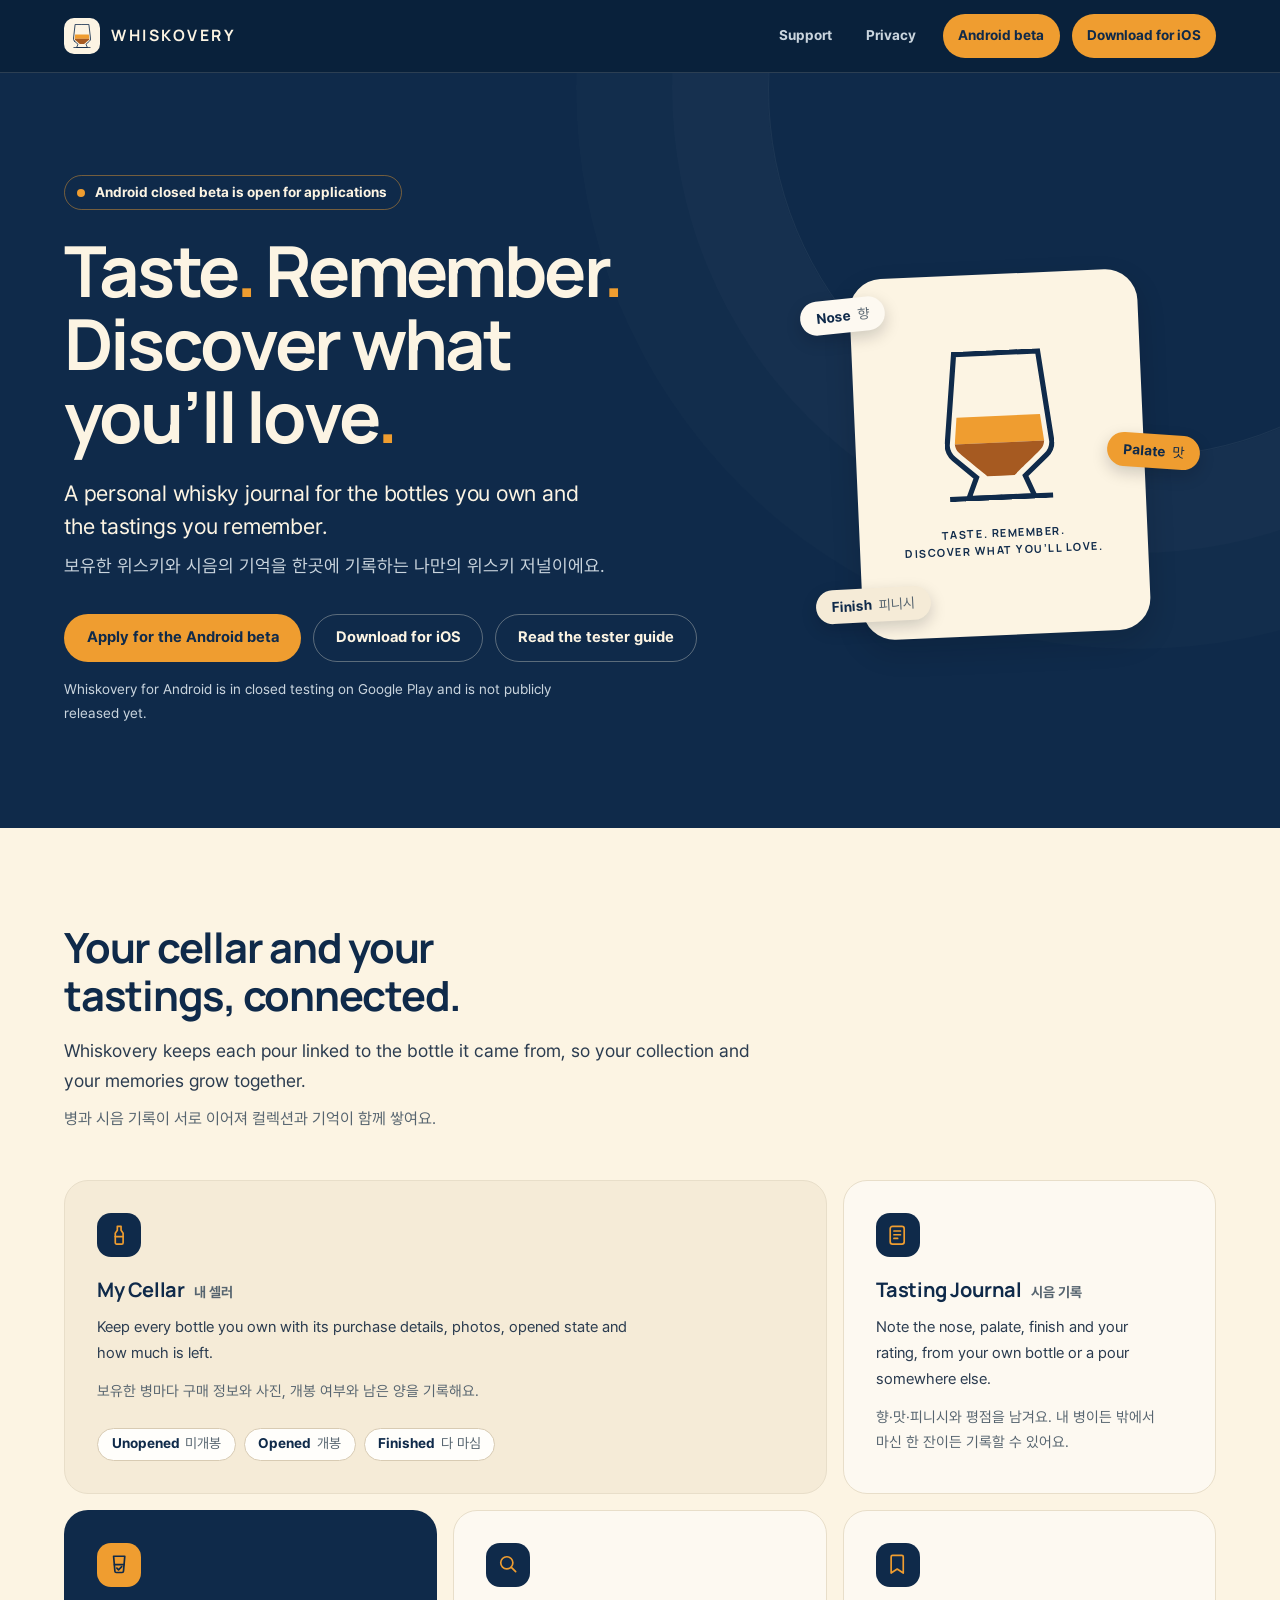
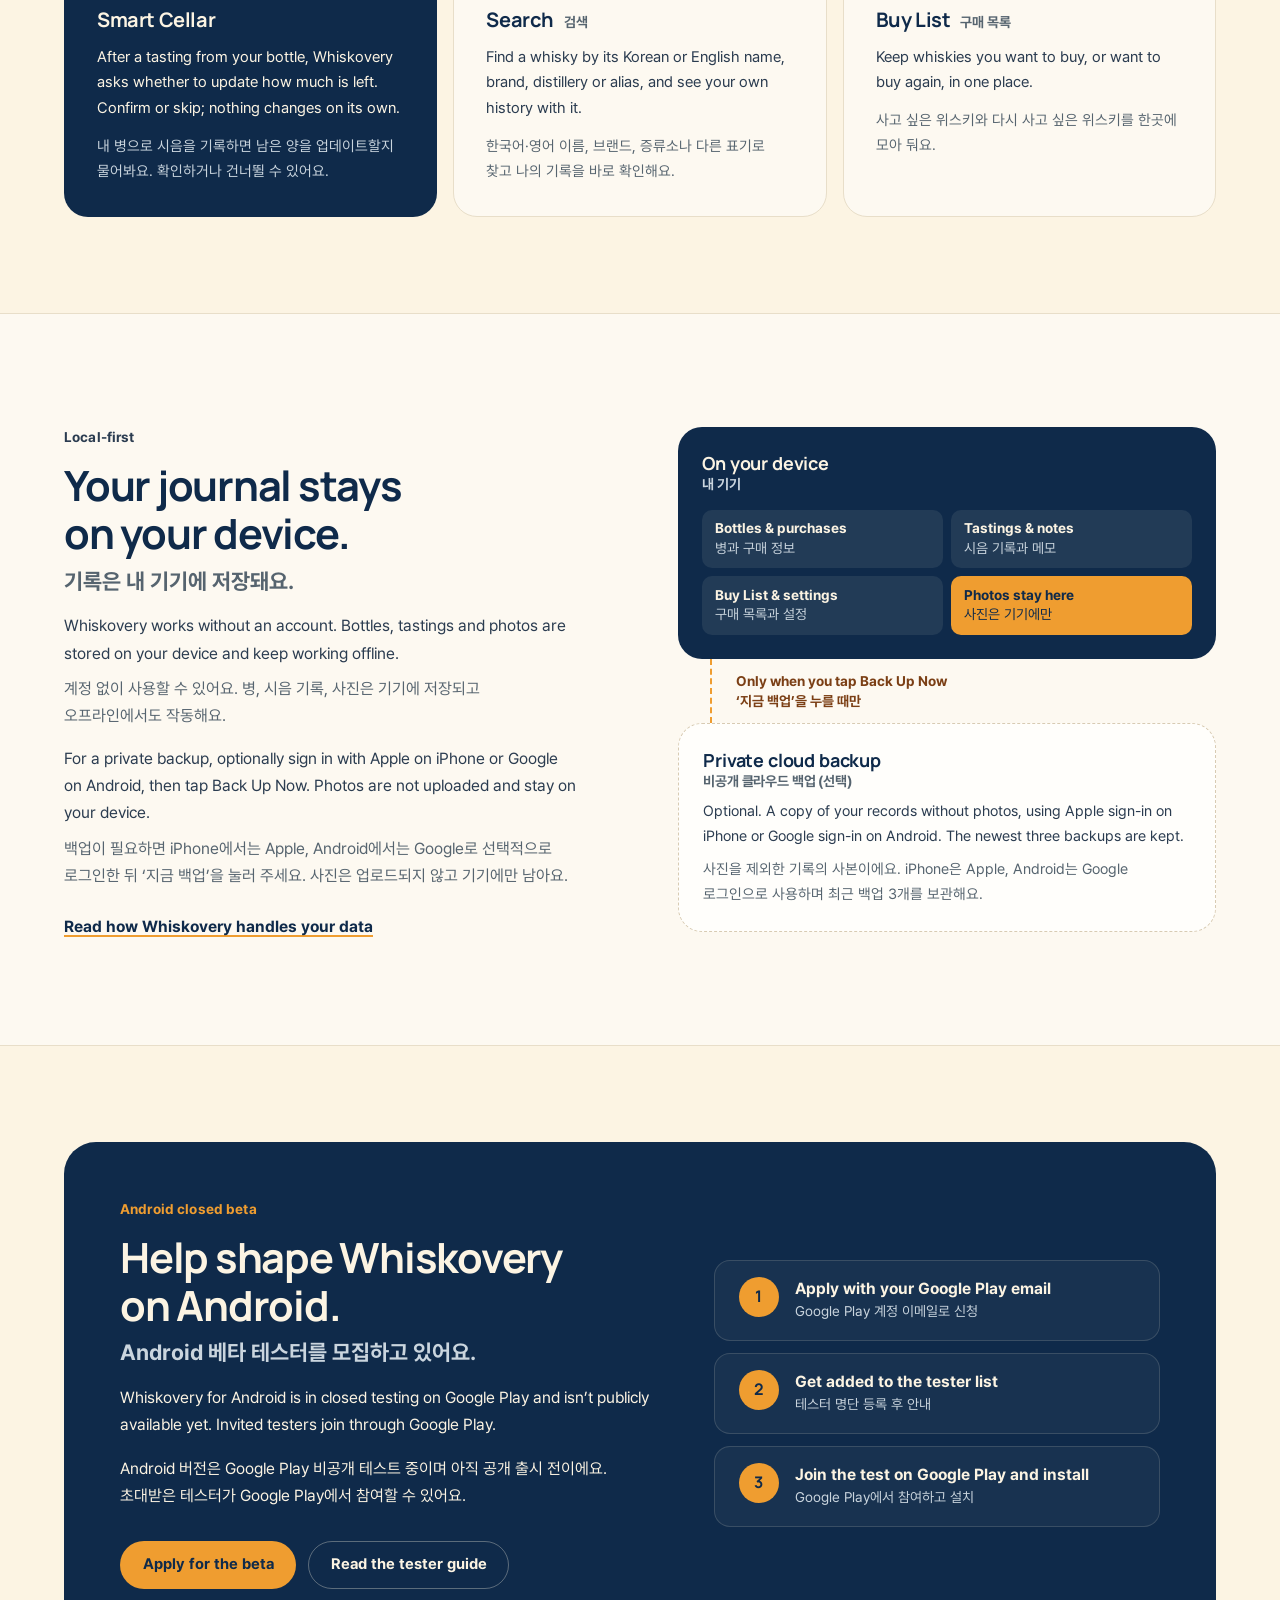
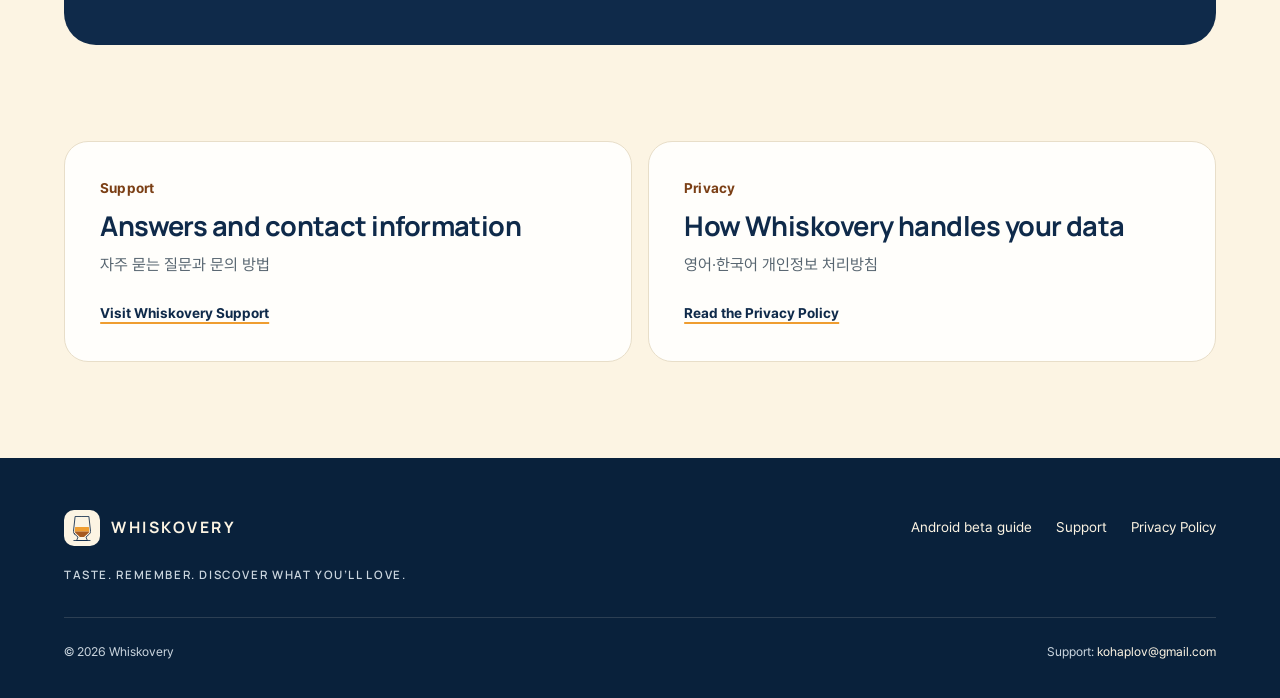
<file: index.html>
<!doctype html>
<html lang="en">
  <head>
    <meta charset="utf-8">
    <meta name="viewport" content="width=device-width, initial-scale=1">
    <meta name="description" content="Whiskovery is a local-first personal whisky journal for your cellar and tastings, with optional private cloud backup using Apple sign-in on iPhone or Google sign-in on Android.">
    <meta name="theme-color" content="#09213b">
    <meta property="og:type" content="website">
    <meta property="og:site_name" content="Whiskovery">
    <meta property="og:locale" content="en_US">
    <meta property="og:locale:alternate" content="ko_KR">
    <meta property="og:title" content="Whiskovery: Taste. Remember. Discover what you’ll love.">
    <meta property="og:description" content="A local-first personal whisky journal for the bottles you own and the tastings you remember. The Android closed beta is open for applications.">
    <meta property="og:url" content="https://whiskoveryapp.com/">
    <meta property="og:image" content="https://whiskoveryapp.com/assets/whiskovery-share.jpg?v=1">
    <meta property="og:image:width" content="1200">
    <meta property="og:image:height" content="630">
    <meta property="og:image:alt" content="Whiskovery logo with the tagline Taste. Remember. Discover what you’ll love.">
    <meta name="twitter:card" content="summary_large_image">
    <link rel="canonical" href="https://whiskoveryapp.com/">
    <link rel="icon" type="image/svg+xml" href="./assets/whiskovery-icon.svg">
    <link rel="preload" href="./assets/fonts/manrope-700.woff2" as="font" type="font/woff2" crossorigin>
    <link rel="stylesheet" href="./assets/styles.css?v=6">
    <title>Whiskovery — Taste. Remember. Discover.</title>
  </head>
  <body>
    <a class="skip-link" href="#main-content">Skip to content</a>

    <header class="site-header on-navy">
      <div class="shell header-inner">
        <a class="brand" href="./" aria-label="Whiskovery home">
          <span class="brand-mark"><img src="./assets/whiskovery-icon.svg" width="34" height="46" alt=""></span>
          <span class="brand-name">WHISKOVERY</span>
        </a>
        <nav class="site-nav" aria-label="Primary">
          <ul>
            <li><a href="./support/">Support</a></li>
            <li><a href="./privacy/">Privacy</a></li>
            <li><a class="nav-cta" href="https://whiskoveryapp.com/beta/">Android beta</a></li>
            <li><a class="nav-cta" href="https://apps.apple.com/us/app/whiskovery/id6820405748">Download for iOS</a></li>
          </ul>
        </nav>
      </div>
    </header>

    <main id="main-content">
      <section class="hero on-navy" aria-labelledby="hero-title">
        <div class="shell hero-grid">
          <div class="hero-copy">
            <p class="status-pill"><span class="status-dot" aria-hidden="true"></span>Android closed beta is open for applications</p>
            <h1 id="hero-title">Taste<span class="dot">.</span> Remember<span class="dot">.</span><br>Discover what <span class="nowrap">you’ll love<span class="dot">.</span></span></h1>
            <p class="hero-lead">A personal whisky journal for the bottles you own and the tastings you remember.</p>
            <p class="hero-lead-ko" lang="ko">보유한 위스키와 시음의 기억을 한곳에 기록하는 나만의 위스키 저널이에요.</p>
            <div class="button-row">
              <a class="button button-amber" href="https://whiskoveryapp.com/beta/#apply">Apply for the Android beta</a>
              <a class="button button-outline" href="https://apps.apple.com/us/app/whiskovery/id6820405748">Download for iOS</a>
              <a class="button button-outline" href="https://whiskoveryapp.com/beta/">Read the tester guide</a>
            </div>
            <p class="hero-note">Whiskovery for Android is in closed testing on Google Play and is not publicly released yet.</p>
          </div>

          <div class="hero-art">
            <div class="hero-card">
              <img src="./assets/whiskovery-icon.svg" width="340" height="460" alt="Whiskovery logo">
              <p>TASTE. REMEMBER.<br>DISCOVER WHAT YOU’LL LOVE.</p>
            </div>
            <div aria-hidden="true">
              <span class="note-chip note-chip--nose">Nose <span lang="ko">향</span></span>
              <span class="note-chip note-chip--palate">Palate <span lang="ko">맛</span></span>
              <span class="note-chip note-chip--finish">Finish <span lang="ko">피니시</span></span>
            </div>
          </div>
        </div>
      </section>

      <section id="features" class="section" aria-labelledby="features-title">
        <div class="shell">
          <div class="section-head">
            <h2 id="features-title">Your cellar and your tastings, connected.</h2>
            <p>Whiskovery keeps each pour linked to the bottle it came from, so your collection and your memories grow together.</p>
            <p class="ko-line" lang="ko">병과 시음 기록이 서로 이어져 컬렉션과 기억이 함께 쌓여요.</p>
          </div>

          <div class="feature-grid">
            <article class="feature feature--cellar">
              <span class="feature-icon" aria-hidden="true"><svg viewBox="0 0 24 24" fill="none" stroke="currentColor" stroke-width="1.8" stroke-linecap="round" stroke-linejoin="round"><path d="M10 2.5h4v4.2l2.2 3.1V20a1.5 1.5 0 0 1-1.5 1.5H9.3A1.5 1.5 0 0 1 7.8 20V9.8L10 6.7z"/><path d="M7.8 13.5h8.4"/></svg></span>
              <h3>My Cellar <span lang="ko">내 셀러</span></h3>
              <p>Keep every bottle you own with its purchase details, photos, opened state and how much is left.</p>
              <p class="ko-line" lang="ko">보유한 병마다 구매 정보와 사진, 개봉 여부와 남은 양을 기록해요.</p>
              <ul class="cellar-states" aria-label="Bottle states">
                <li>Unopened<span lang="ko">미개봉</span></li>
                <li>Opened<span lang="ko">개봉</span></li>
                <li>Finished<span lang="ko">다 마심</span></li>
              </ul>
            </article>

            <article class="feature feature--journal">
              <span class="feature-icon" aria-hidden="true"><svg viewBox="0 0 24 24" fill="none" stroke="currentColor" stroke-width="1.8" stroke-linecap="round" stroke-linejoin="round"><rect x="4.5" y="2.5" width="15" height="19" rx="2.5"/><path d="M8.5 7.5h7M8.5 11.5h7M8.5 15.5h4"/></svg></span>
              <h3>Tasting Journal <span lang="ko">시음 기록</span></h3>
              <p>Note the nose, palate, finish and your rating, from your own bottle or a pour somewhere else.</p>
              <p class="ko-line" lang="ko">향·맛·피니시와 평점을 남겨요. 내 병이든 밖에서 마신 한 잔이든 기록할 수 있어요.</p>
            </article>

            <article class="feature feature--smart on-navy">
              <span class="feature-icon" aria-hidden="true"><svg viewBox="0 0 24 24" fill="none" stroke="currentColor" stroke-width="1.8" stroke-linecap="round" stroke-linejoin="round"><path d="M6 3.5h12l-1.4 16a1.5 1.5 0 0 1-1.5 1.4H8.9a1.5 1.5 0 0 1-1.5-1.4z"/><path d="M7 12.5h10"/><path d="m9.5 16.2 1.8 1.8 3.4-3.4"/></svg></span>
              <h3>Smart Cellar</h3>
              <p>After a tasting from your bottle, Whiskovery asks whether to update how much is left. Confirm or skip; nothing changes on its own.</p>
              <p class="ko-line" lang="ko">내 병으로 시음을 기록하면 남은 양을 업데이트할지 물어봐요. 확인하거나 건너뛸 수 있어요.</p>
            </article>

            <article class="feature feature--search">
              <span class="feature-icon" aria-hidden="true"><svg viewBox="0 0 24 24" fill="none" stroke="currentColor" stroke-width="1.8" stroke-linecap="round" stroke-linejoin="round"><circle cx="10.5" cy="10.5" r="6.5"/><path d="m20 20-4.6-4.6"/></svg></span>
              <h3>Search <span lang="ko">검색</span></h3>
              <p>Find a whisky by its Korean or English name, brand, distillery or alias, and see your own history with it.</p>
              <p class="ko-line" lang="ko">한국어·영어 이름, 브랜드, 증류소나 다른 표기로 찾고 나의 기록을 바로 확인해요.</p>
            </article>

            <article class="feature feature--buy">
              <span class="feature-icon" aria-hidden="true"><svg viewBox="0 0 24 24" fill="none" stroke="currentColor" stroke-width="1.8" stroke-linecap="round" stroke-linejoin="round"><path d="M7 2.5h10A1.5 1.5 0 0 1 18.5 4v17.5L12 17.2l-6.5 4.3V4A1.5 1.5 0 0 1 7 2.5z"/></svg></span>
              <h3>Buy List <span lang="ko">구매 목록</span></h3>
              <p>Keep whiskies you want to buy, or want to buy again, in one place.</p>
              <p class="ko-line" lang="ko">사고 싶은 위스키와 다시 사고 싶은 위스키를 한곳에 모아 둬요.</p>
            </article>
          </div>
        </div>
      </section>

      <section class="local-first section" aria-labelledby="local-first-title">
        <div class="shell local-grid">
          <div class="local-copy">
            <p class="label">Local-first</p>
            <h2 id="local-first-title">Your journal stays on your device.</h2>
            <p class="ko-title" lang="ko">기록은 내 기기에 저장돼요.</p>
            <p>Whiskovery works without an account. Bottles, tastings and photos are stored on your device and keep working offline.</p>
            <p class="ko-line" lang="ko">계정 없이 사용할 수 있어요. 병, 시음 기록, 사진은 기기에 저장되고 오프라인에서도 작동해요.</p>
            <p>For a private backup, optionally sign in with Apple on iPhone or Google on Android, then tap Back Up Now. Photos are not uploaded and stay on your device.</p>
            <p class="ko-line" lang="ko">백업이 필요하면 iPhone에서는 Apple, Android에서는 Google로 선택적으로 로그인한 뒤 ‘지금 백업’을 눌러 주세요. 사진은 업로드되지 않고 기기에만 남아요.</p>
            <a class="text-link" href="./privacy/">Read how Whiskovery handles your data</a>
          </div>

          <div class="data-diagram" role="group" aria-label="Where Whiskovery stores your data">
            <div class="data-box data-box--device on-navy">
              <h3>On your device <span lang="ko">내 기기</span></h3>
              <ul class="data-list">
                <li>Bottles &amp; purchases<span lang="ko">병과 구매 정보</span></li>
                <li>Tastings &amp; notes<span lang="ko">시음 기록과 메모</span></li>
                <li>Buy List &amp; settings<span lang="ko">구매 목록과 설정</span></li>
                <li class="stays">Photos stay here<span lang="ko">사진은 기기에만</span></li>
              </ul>
            </div>
            <p class="data-link">Only when you tap Back Up Now<br><span lang="ko">‘지금 백업’을 누를 때만</span></p>
            <div class="data-box data-box--cloud">
              <h3>Private cloud backup <span lang="ko">비공개 클라우드 백업 (선택)</span></h3>
              <p>Optional. A copy of your records without photos, using Apple sign-in on iPhone or Google sign-in on Android. The newest three backups are kept.</p>
              <p class="ko-line" lang="ko">사진을 제외한 기록의 사본이에요. iPhone은 Apple, Android는 Google 로그인으로 사용하며 최근 백업 3개를 보관해요.</p>
            </div>
          </div>
        </div>
      </section>

      <section class="beta-band" aria-labelledby="beta-title">
        <div class="shell">
          <div class="beta-panel on-navy">
            <div class="beta-panel-copy">
              <p class="label">Android closed beta</p>
              <h2 id="beta-title">Help shape Whiskovery on Android.</h2>
              <p class="ko-title" lang="ko">Android 베타 테스터를 모집하고 있어요.</p>
              <p>Whiskovery for Android is in closed testing on Google Play and isn’t publicly available yet. Invited testers join through Google Play.</p>
              <p class="ko-line" lang="ko">Android 버전은 Google Play 비공개 테스트 중이며 아직 공개 출시 전이에요. 초대받은 테스터가 Google Play에서 참여할 수 있어요.</p>
              <div class="button-row">
                <a class="button button-amber" href="https://whiskoveryapp.com/beta/#apply">Apply for the beta</a>
                <a class="button button-outline" href="https://whiskoveryapp.com/beta/">Read the tester guide</a>
              </div>
            </div>
            <ol class="beta-steps-mini">
              <li><div><strong>Apply with your Google Play email</strong><span lang="ko">Google Play 계정 이메일로 신청</span></div></li>
              <li><div><strong>Get added to the tester list</strong><span lang="ko">테스터 명단 등록 후 안내</span></div></li>
              <li><div><strong>Join the test on Google Play and install</strong><span lang="ko">Google Play에서 참여하고 설치</span></div></li>
            </ol>
          </div>
        </div>
      </section>

      <section class="help" aria-label="Support and privacy">
        <div class="shell help-grid">
          <a class="help-card" href="./support/">
            <span class="label">Support</span>
            <strong>Answers and contact information</strong>
            <span class="ko-line" lang="ko">자주 묻는 질문과 문의 방법</span>
            <span class="card-action">Visit Whiskovery Support</span>
          </a>
          <a class="help-card" href="./privacy/">
            <span class="label">Privacy</span>
            <strong>How Whiskovery handles your data</strong>
            <span class="ko-line" lang="ko">영어·한국어 개인정보 처리방침</span>
            <span class="card-action">Read the Privacy Policy</span>
          </a>
        </div>
      </section>
    </main>

    <footer class="site-footer on-navy">
      <div class="shell">
        <div class="footer-top">
          <div class="footer-brand">
            <a class="brand" href="./" aria-label="Whiskovery home">
              <span class="brand-mark"><img src="./assets/whiskovery-icon.svg" width="34" height="46" alt=""></span>
              <span class="brand-name">WHISKOVERY</span>
            </a>
            <p class="tagline">TASTE. REMEMBER. DISCOVER WHAT YOU’LL LOVE.</p>
          </div>
          <nav class="footer-nav" aria-label="Footer">
            <ul>
              <li><a href="https://whiskoveryapp.com/beta/">Android beta guide</a></li>
              <li><a href="./support/">Support</a></li>
              <li><a href="./privacy/">Privacy Policy</a></li>
            </ul>
          </nav>
        </div>
        <div class="footer-bottom">
          <p>© 2026 Whiskovery</p>
          <p>Support: <a href="mailto:kohaplov@gmail.com">kohaplov@gmail.com</a></p>
        </div>
      </div>
    </footer>
  </body>
</html>
</file>
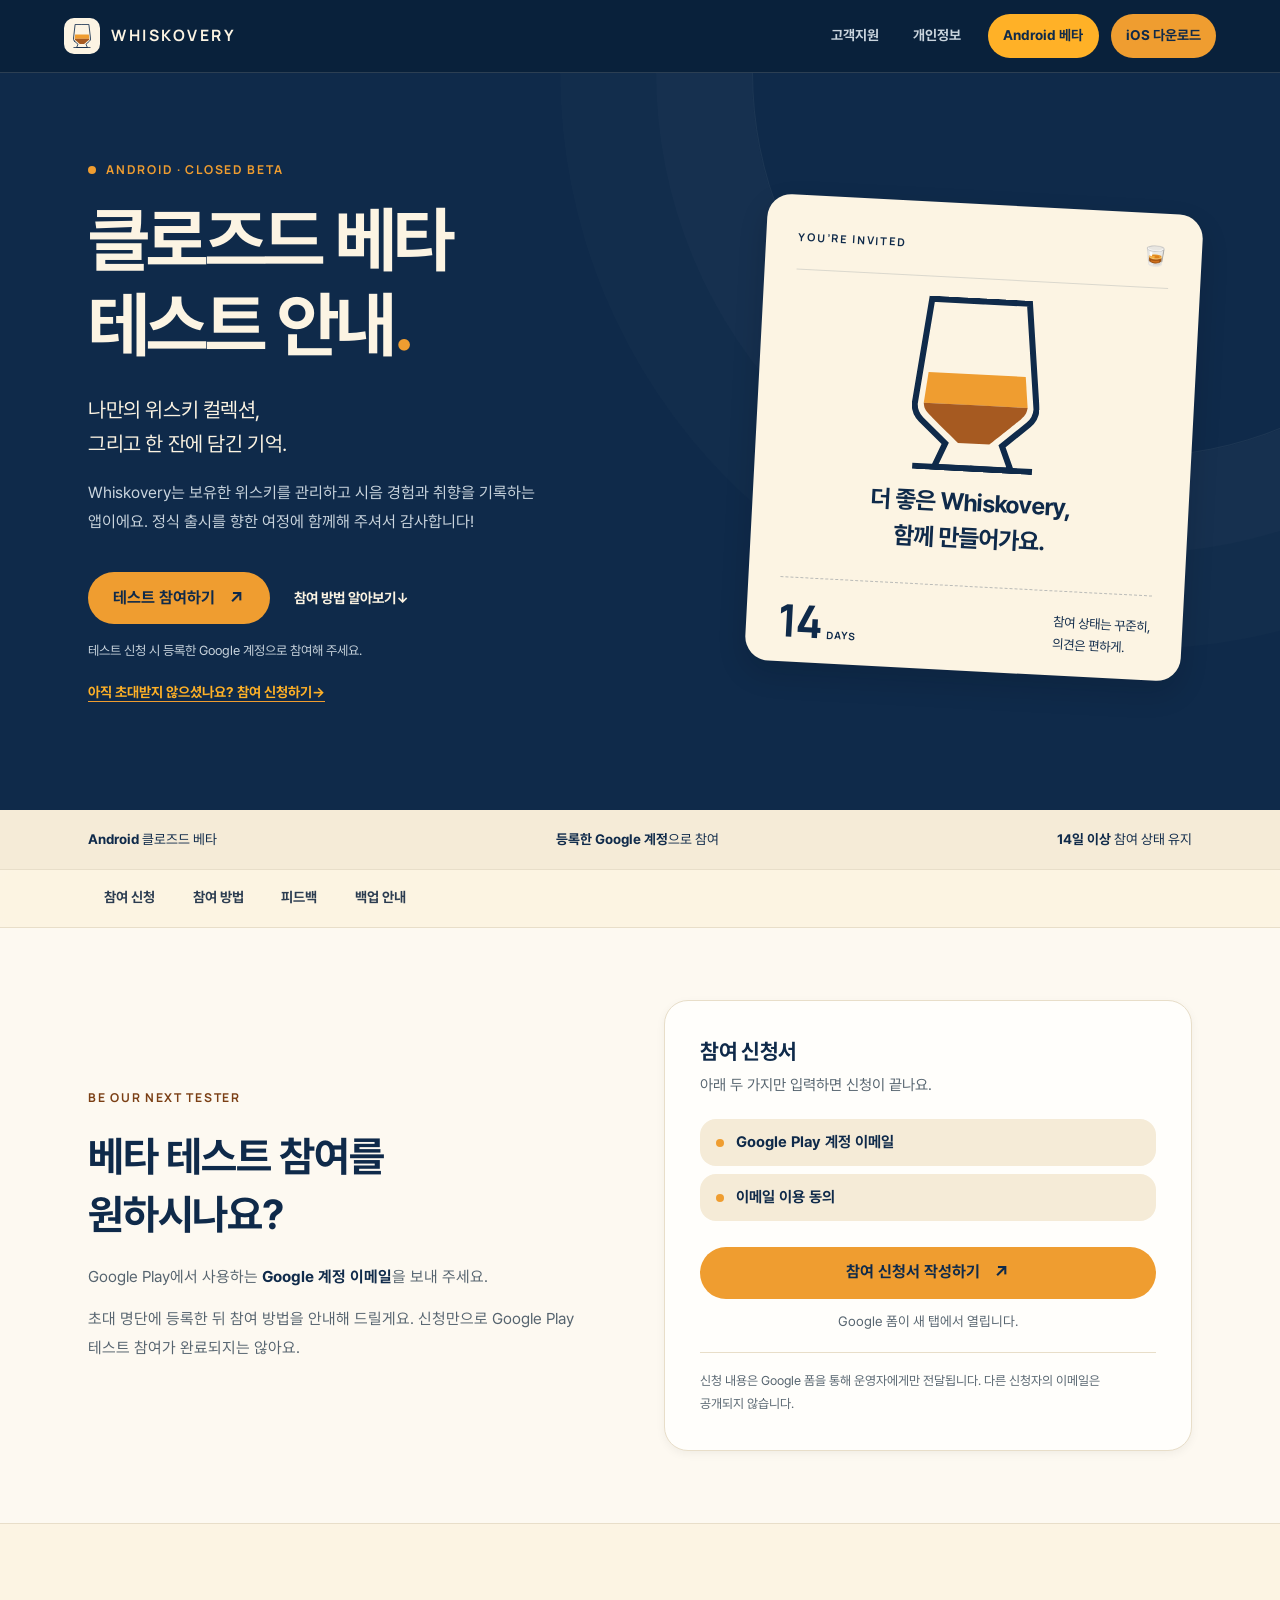
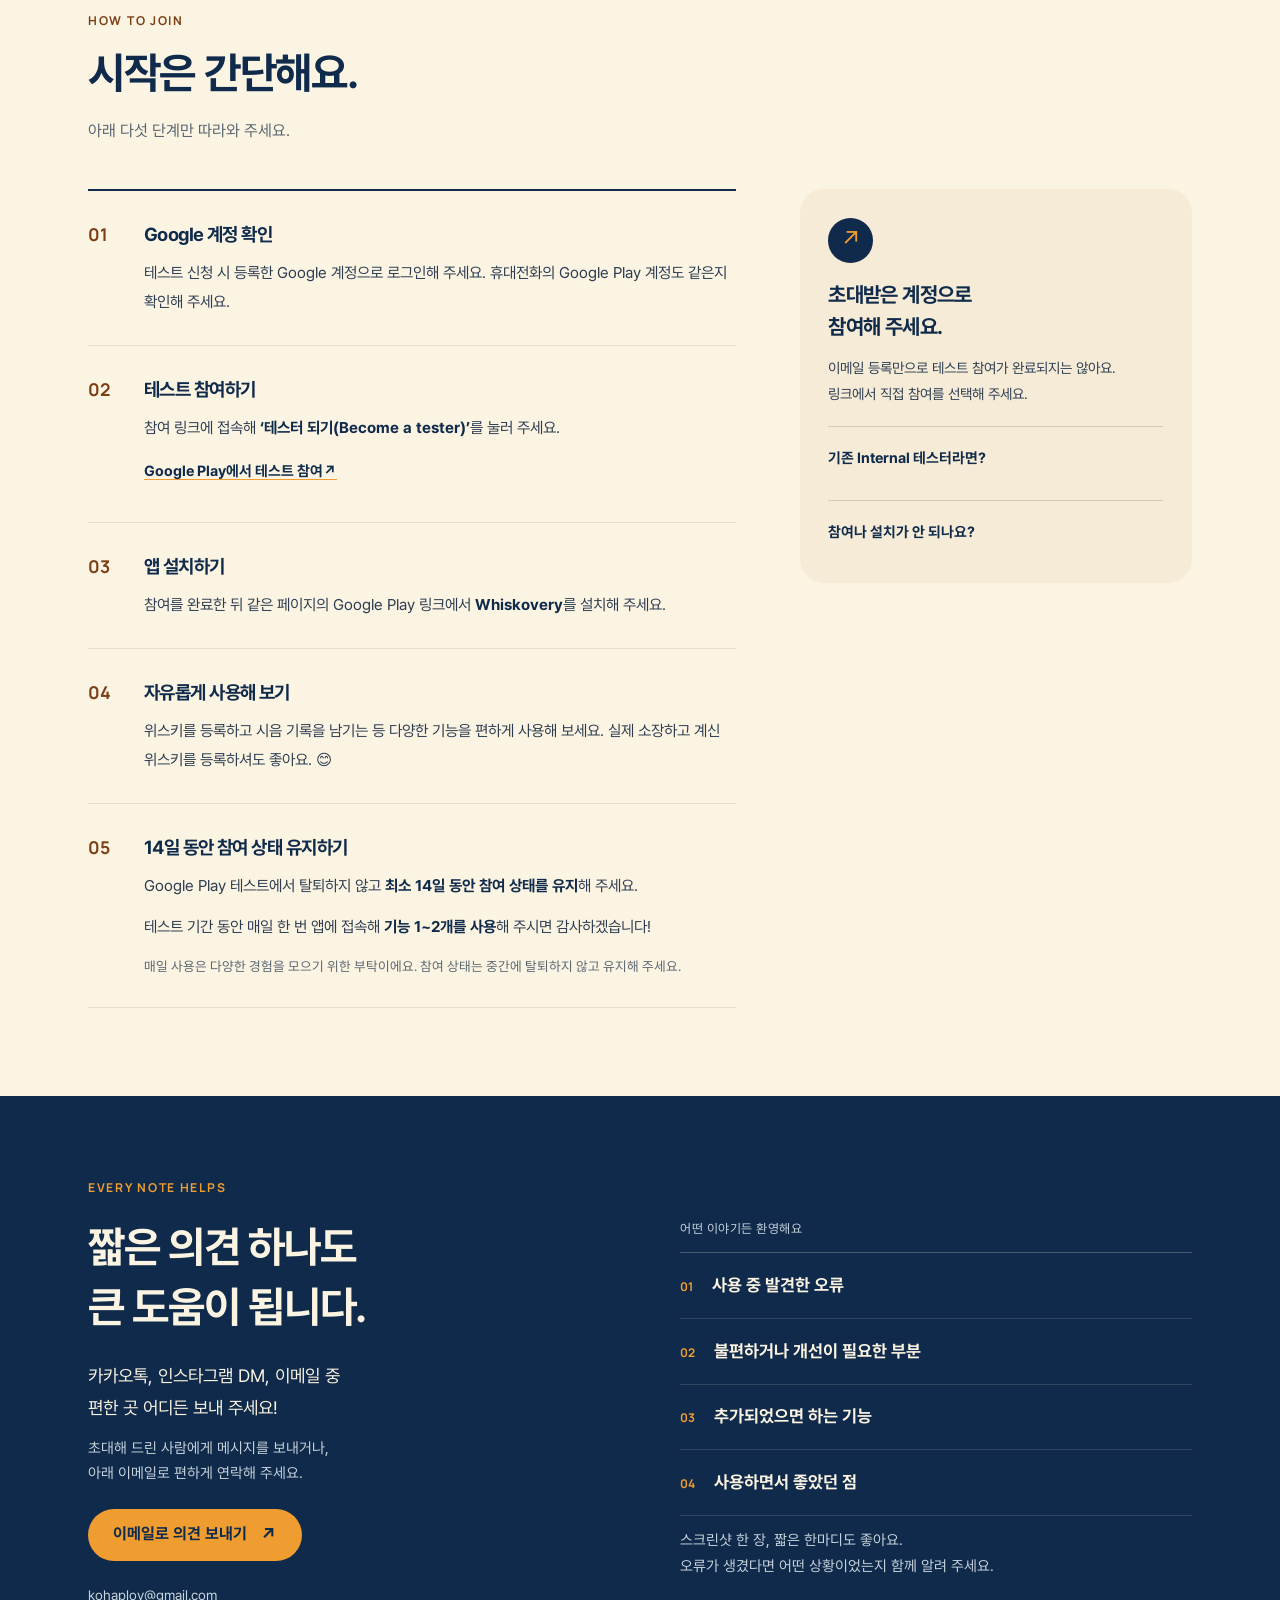
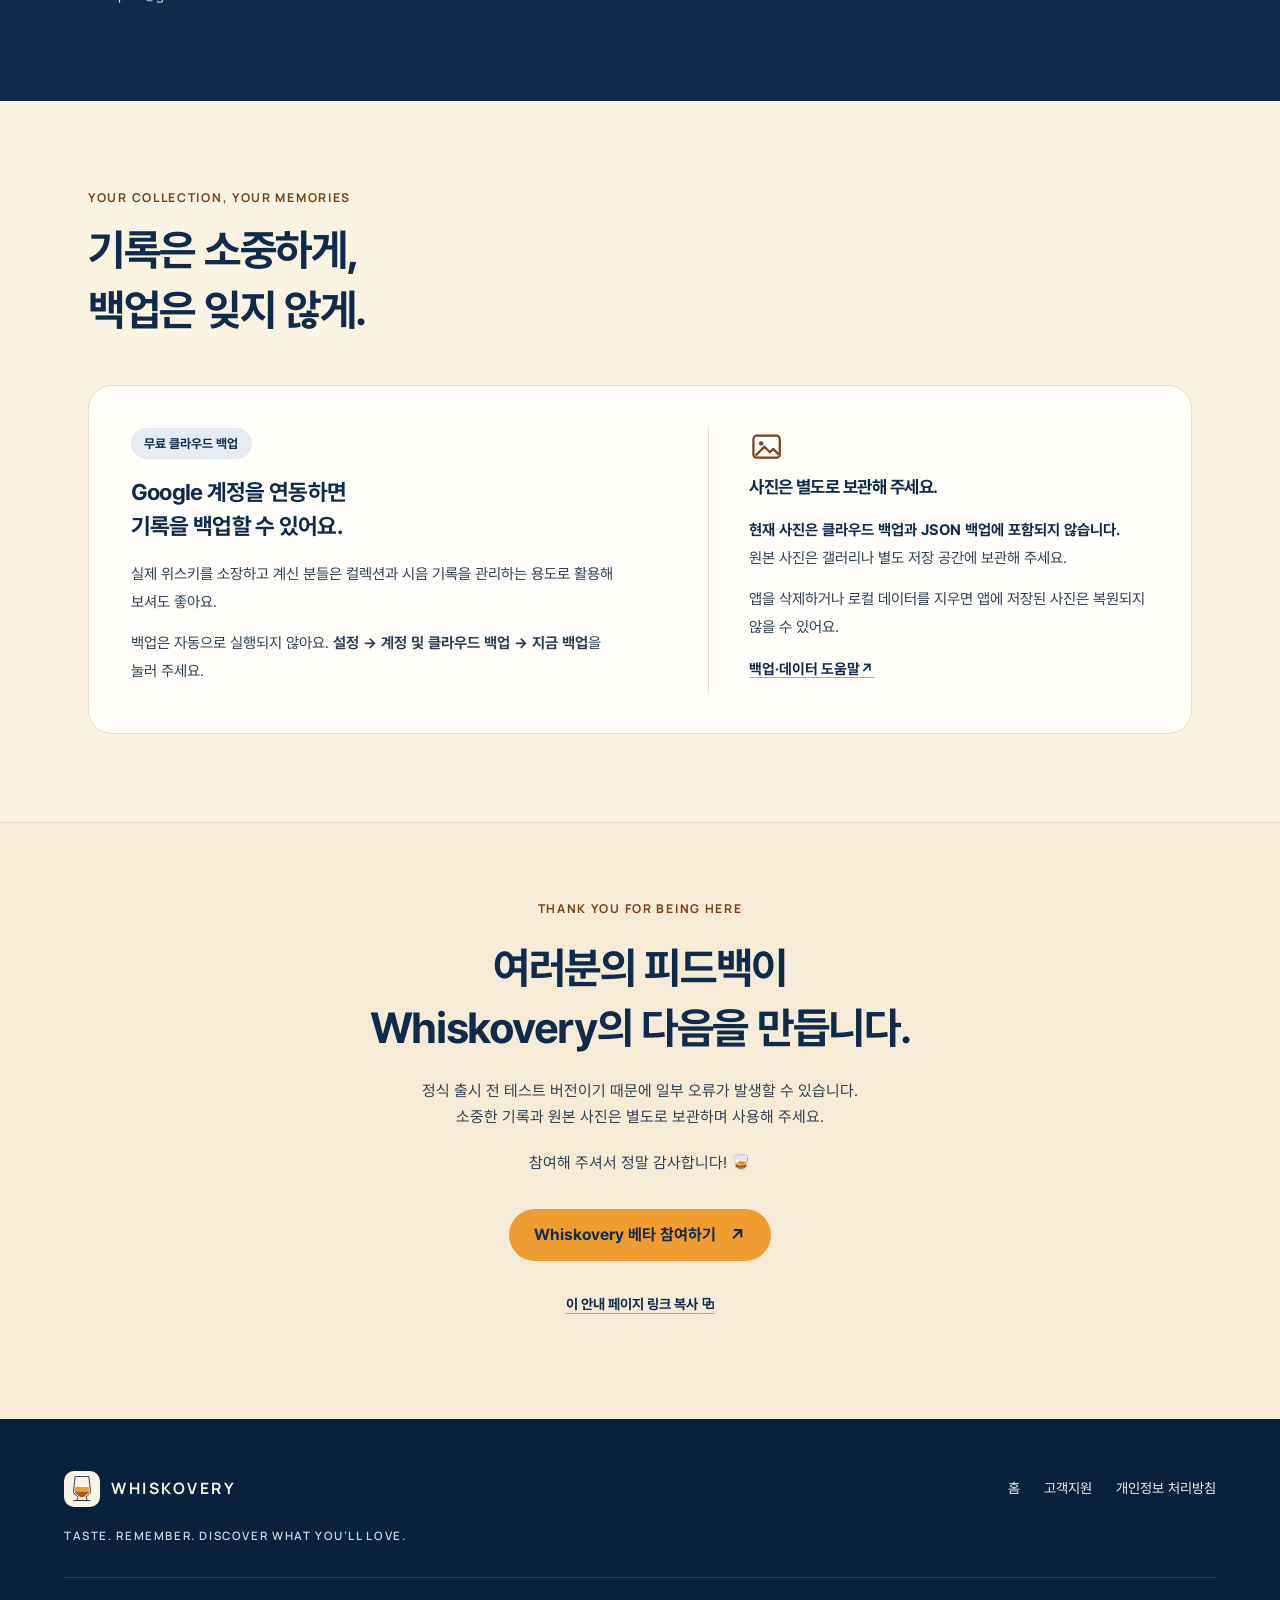
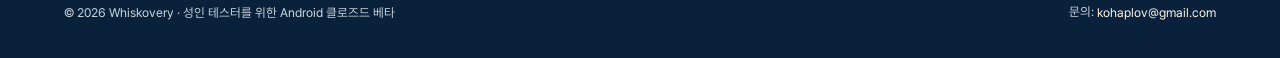
<file: beta/index.html>
<!doctype html>
<html lang="ko">
  <head>
    <meta charset="utf-8">
    <meta name="viewport" content="width=device-width, initial-scale=1">
    <meta name="theme-color" content="#09213b">
    <meta name="description" content="Whiskovery Android 클로즈드 베타에 함께해 주세요. 테스트 참여·설치 방법, 14일 참여 안내, 피드백과 무료 클라우드 백업 안내를 한곳에서 확인하세요.">
    <meta property="og:type" content="website">
    <meta property="og:locale" content="ko_KR">
    <meta property="og:site_name" content="Whiskovery">
    <meta property="og:title" content="Whiskovery 🥃 클로즈드 베타 테스트 안내">
    <meta property="og:description" content="나만의 위스키 컬렉션과 시음의 기억. Whiskovery Android 베타를 함께 완성해 주세요. 참여 방법부터 피드백·백업 안내까지.">
    <meta property="og:url" content="https://whiskoveryapp.com/beta/">
    <meta property="og:image" content="https://whiskoveryapp.com/assets/beta-share.jpg?v=3">
    <meta property="og:image:width" content="1200">
    <meta property="og:image:height" content="630">
    <meta property="og:image:alt" content="Whiskovery Android 클로즈드 베타 테스터 참여 가이드">
    <meta name="twitter:card" content="summary_large_image">
    <link rel="canonical" href="https://whiskoveryapp.com/beta/">
    <link rel="icon" type="image/svg+xml" href="../assets/whiskovery-icon.svg">
    <link rel="stylesheet" href="../assets/styles.css?v=6">
    <link rel="stylesheet" href="../assets/beta.css?v=6">
    <script src="../assets/beta.js?v=5" defer></script>
    <title>클로즈드 베타 테스트 안내 — Whiskovery</title>
  </head>
  <body class="beta-page">
    <a class="skip-link" href="#main-content">본문 바로가기</a>
    <header class="site-header on-navy">
      <div class="shell header-inner">
        <a class="brand" href="../" aria-label="Whiskovery 홈페이지">
          <span class="brand-mark"><img src="../assets/whiskovery-icon.svg" width="34" height="46" alt=""></span>
          <span class="brand-name">WHISKOVERY</span>
        </a>
        <nav class="site-nav" aria-label="사이트 메뉴">
          <ul>
            <li><a href="../support/">고객지원</a></li>
            <li><a href="../privacy/">개인정보</a></li>
            <li><a class="nav-cta" href="https://whiskoveryapp.com/beta/" aria-current="page">Android 베타</a></li>
            <li><a class="nav-cta" href="https://apps.apple.com/us/app/whiskovery/id6820405748">iOS 다운로드</a></li>
          </ul>
        </nav>
      </div>
    </header>

    <main id="main-content">
      <section class="beta-hero on-navy" aria-labelledby="beta-title">
        <div class="beta-shell beta-hero-grid">
          <div class="beta-hero-copy">
            <p class="beta-eyebrow"><span class="beta-live-dot" aria-hidden="true"></span> ANDROID · CLOSED BETA</p>
            <h1 id="beta-title">클로즈드 베타<br>테스트 안내<span class="beta-title-dot" aria-hidden="true">.</span></h1>
            <p class="beta-hero-lead">나만의 위스키 컬렉션,<br>그리고 한 잔에 담긴 기억.</p>
            <p class="beta-hero-description">Whiskovery는 보유한 위스키를 관리하고 시음 경험과 취향을 기록하는 앱이에요. 정식 출시를 향한 여정에 함께해 주셔서 감사합니다!</p>
            <div class="beta-actions">
              <a class="beta-button beta-button-amber" href="https://play.google.com/apps/testing/app.whiskovery.mobile">테스트 참여하기 <span aria-hidden="true">↗</span></a>
              <a class="beta-text-link" href="#how-to-join">참여 방법 알아보기 <span aria-hidden="true">↓</span></a>
            </div>
            <p class="beta-hero-note">테스트 신청 시 등록한 Google 계정으로 참여해 주세요.</p>
            <a class="beta-apply-link" href="#apply">아직 초대받지 않으셨나요? 참여 신청하기 <span aria-hidden="true">→</span></a>
          </div>

          <aside class="beta-invitation" aria-label="테스터에게 드리는 초대">
            <div class="beta-invitation-top"><span>YOU’RE INVITED</span><span>🥃</span></div>
            <img class="beta-glass" src="../assets/whiskovery-icon.svg" width="340" height="460" alt="Whiskovery 공식 로고">
            <p class="beta-invitation-title">더 좋은 Whiskovery,<br>함께 만들어가요.</p>
            <div class="beta-ticket-bottom"><strong>14<span>DAYS</span></strong><p>참여 상태는 꾸준히,<br>의견은 편하게.</p></div>
          </aside>
        </div>
      </section>

      <div class="beta-facts" aria-label="테스트 기본 안내">
        <div class="beta-shell beta-facts-inner"><span><b>Android</b> 클로즈드 베타</span><span><b>등록한 Google 계정</b>으로 참여</span><span><b>14일 이상</b> 참여 상태 유지</span></div>
      </div>

      <nav class="beta-jump" aria-label="안내 페이지 메뉴">
        <div class="beta-shell beta-jump-inner">
          <a href="#apply">참여 신청</a>
          <a href="#how-to-join">참여 방법</a>
          <a href="#feedback">피드백</a>
          <a href="#backup">백업 안내</a>
        </div>
      </nav>

      <section id="apply" class="beta-apply" aria-labelledby="apply-title">
        <div class="beta-shell beta-apply-grid">
          <div class="beta-apply-copy">
            <p class="beta-eyebrow">BE OUR NEXT TESTER</p>
            <h2 id="apply-title">베타 테스트 참여를<br>원하시나요?</h2>
            <p>Google Play에서 사용하는 <strong>Google 계정 이메일</strong>을 보내 주세요.</p>
            <p>초대 명단에 등록한 뒤 참여 방법을 안내해 드릴게요. 신청만으로 Google Play 테스트 참여가 완료되지는 않아요.</p>
          </div>
          <div class="beta-application">
            <h3 class="beta-application-title">참여 신청서</h3>
            <p class="beta-application-intro">아래 두 가지만 입력하면 신청이 끝나요.</p>
            <ul class="beta-application-fields">
              <li>Google Play 계정 이메일</li>
              <li>이메일 이용 동의</li>
            </ul>
            <a class="beta-button beta-button-amber beta-application-button" href="https://docs.google.com/forms/d/e/1FAIpQLSck9A0fuLgOTbY_V9yWtTsFnpQ4_cyh6IiYz5Rt3JFnIlH9iw/viewform" target="_blank" rel="noopener noreferrer">참여 신청서 작성하기 <span aria-hidden="true">↗</span><span class="visually-hidden">(새 탭에서 열림)</span></a>
            <p class="beta-form-note">Google 폼이 새 탭에서 열립니다.</p>
            <p class="beta-form-privacy">신청 내용은 Google 폼을 통해 운영자에게만 전달됩니다. 다른 신청자의 이메일은 공개되지 않습니다.</p>
          </div>
        </div>
      </section>

      <section id="how-to-join" class="beta-shell beta-section" aria-labelledby="join-title">
        <div class="beta-section-heading"><p class="beta-eyebrow">HOW TO JOIN</p><h2 id="join-title">시작은 간단해요.</h2><p>아래 다섯 단계만 따라와 주세요.</p></div>
        <div class="beta-join-grid">
          <ol class="beta-steps">
            <li><span class="beta-step-number" aria-hidden="true">01</span><div><h3>Google 계정 확인</h3><p>테스트 신청 시 등록한 Google 계정으로 로그인해 주세요. 휴대전화의 Google Play 계정도 같은지 확인해 주세요.</p></div></li>
            <li><span class="beta-step-number" aria-hidden="true">02</span><div><h3>테스트 참여하기</h3><p>참여 링크에 접속해 <strong>‘테스터 되기(Become a tester)’</strong>를 눌러 주세요.</p><a class="beta-inline-link" href="https://play.google.com/apps/testing/app.whiskovery.mobile">Google Play에서 테스트 참여 <span aria-hidden="true">↗</span></a></div></li>
            <li><span class="beta-step-number" aria-hidden="true">03</span><div><h3>앱 설치하기</h3><p>참여를 완료한 뒤 같은 페이지의 Google Play 링크에서 <strong>Whiskovery</strong>를 설치해 주세요.</p></div></li>
            <li><span class="beta-step-number" aria-hidden="true">04</span><div><h3>자유롭게 사용해 보기</h3><p>위스키를 등록하고 시음 기록을 남기는 등 다양한 기능을 편하게 사용해 보세요. 실제 소장하고 계신 위스키를 등록하셔도 좋아요. 😊</p></div></li>
            <li><span class="beta-step-number" aria-hidden="true">05</span><div><h3>14일 동안 참여 상태 유지하기</h3><p>Google Play 테스트에서 탈퇴하지 않고 <strong>최소 14일 동안 참여 상태를 유지</strong>해 주세요.</p><p>테스트 기간 동안 매일 한 번 앱에 접속해 <strong>기능 1~2개를 사용</strong>해 주시면 감사하겠습니다!</p><p class="beta-small">매일 사용은 다양한 경험을 모으기 위한 부탁이에요. 참여 상태는 중간에 탈퇴하지 않고 유지해 주세요.</p></div></li>
          </ol>
          <aside class="beta-join-note">
            <span class="beta-note-icon" aria-hidden="true">↗</span>
            <h3>초대받은 계정으로 <br>참여해 주세요.</h3>
            <p>이메일 등록만으로 테스트 참여가 완료되지는 않아요. 링크에서 직접 참여를 선택해 주세요.</p>
            <details><summary>기존 Internal 테스터라면?</summary><p><a href="https://play.google.com/apps/internaltest/4701650912073372189">Internal 테스트 참여 페이지</a>에서 먼저 프로그램을 나간 뒤 이 페이지의 Closed 참여 링크로 다시 참여해 주세요.</p><p>앱 삭제나 데이터 초기화는 필요 없어요. 같은 버전이 설치돼 있으면 업데이트 버튼이 보이지 않을 수 있습니다.</p></details>
            <details><summary>참여나 설치가 안 되나요?</summary><p>신청한 계정과 현재 Google Play 계정이 같은지 먼저 확인해 주세요. 해결되지 않으면 화면을 캡처해 편한 채널로 알려 주세요. 이메일 등 개인정보는 가려 주세요.</p></details>
          </aside>
        </div>
      </section>

      <section id="feedback" class="beta-feedback on-navy" aria-labelledby="feedback-title">
        <div class="beta-shell beta-feedback-grid">
          <div><p class="beta-eyebrow">EVERY NOTE HELPS</p><h2 id="feedback-title">짧은 의견 하나도<br>큰 도움이 됩니다.</h2><p class="beta-feedback-intro">카카오톡, 인스타그램 DM, 이메일 중<br>편한 곳 어디든 보내 주세요!</p><p>초대해 드린 사람에게 메시지를 보내거나,<br>아래 이메일로 편하게 연락해 주세요.</p><a class="beta-button beta-button-amber" href="mailto:kohaplov@gmail.com?subject=Whiskovery%20%EB%B2%A0%ED%83%80%20%ED%94%BC%EB%93%9C%EB%B0%B1">이메일로 의견 보내기 <span aria-hidden="true">↗</span></a><p class="beta-email"><a href="mailto:kohaplov@gmail.com">kohaplov@gmail.com</a></p></div>
          <div class="beta-feedback-prompts"><p class="beta-prompts-label">어떤 이야기든 환영해요</p><ul><li><span aria-hidden="true">01</span>사용 중 발견한 오류</li><li><span aria-hidden="true">02</span>불편하거나 개선이 필요한 부분</li><li><span aria-hidden="true">03</span>추가되었으면 하는 기능</li><li><span aria-hidden="true">04</span>사용하면서 좋았던 점</li></ul><p>스크린샷 한 장, 짧은 한마디도 좋아요.<br>오류가 생겼다면 어떤 상황이었는지 함께 알려 주세요.</p></div>
        </div>
      </section>

      <section id="backup" class="beta-shell beta-section" aria-labelledby="backup-title">
        <div class="beta-section-heading"><p class="beta-eyebrow">YOUR COLLECTION, YOUR MEMORIES</p><h2 id="backup-title">기록은 소중하게,<br>백업은 잊지 않게.</h2></div>
        <div class="beta-backup-panel">
          <div class="beta-backup-main"><span class="beta-free-tag">무료 클라우드 백업</span><h3>Google 계정을 연동하면<br>기록을 백업할 수 있어요.</h3><p>실제 위스키를 소장하고 계신 분들은 컬렉션과 시음 기록을 관리하는 용도로 활용해 보셔도 좋아요.</p><p>백업은 자동으로 실행되지 않아요. <strong>설정 → 계정 및 클라우드 백업 → 지금 백업</strong>을 눌러 주세요.</p></div>
          <aside class="beta-photo-note"><svg viewBox="0 0 32 32" fill="none" aria-hidden="true"><rect x="4" y="7" width="24" height="20" rx="3" stroke="currentColor" stroke-width="2"/><circle cx="11" cy="14" r="2" fill="currentColor"/><path d="m6 25 8-8 5 5 3-3 5 5" stroke="currentColor" stroke-width="2" stroke-linejoin="round"/></svg><h3>사진은 별도로 보관해 주세요.</h3><p><strong>현재 사진은 클라우드 백업과 JSON 백업에 포함되지 않습니다.</strong> 원본 사진은 갤러리나 별도 저장 공간에 보관해 주세요.</p><p>앱을 삭제하거나 로컬 데이터를 지우면 앱에 저장된 사진은 복원되지 않을 수 있어요.</p><a class="beta-inline-link" href="../support/#korean">백업·데이터 도움말 <span aria-hidden="true">↗</span></a></aside>
        </div>
      </section>

      <section class="beta-thanks" aria-labelledby="thanks-title"><div class="beta-shell"><p class="beta-eyebrow">THANK YOU FOR BEING HERE</p><h2 id="thanks-title">여러분의 피드백이<br>Whiskovery의 다음을 만듭니다.</h2><p>정식 출시 전 테스트 버전이기 때문에 일부 오류가 발생할 수 있습니다.<br>소중한 기록과 원본 사진은 별도로 보관하며 사용해 주세요.</p><p>참여해 주셔서 정말 감사합니다! 🥃</p><a class="beta-button beta-button-amber" href="https://play.google.com/apps/testing/app.whiskovery.mobile">Whiskovery 베타 참여하기 <span aria-hidden="true">↗</span></a><div class="beta-share-row"><button id="copy-guide" type="button">이 안내 페이지 링크 복사 <span aria-hidden="true">⧉</span></button><span id="copy-status" role="status" aria-live="polite"></span></div></div></section>
    </main>

    <footer class="site-footer on-navy">
      <div class="shell">
        <div class="footer-top">
          <div class="footer-brand">
            <a class="brand" href="../" aria-label="Whiskovery 홈페이지">
              <span class="brand-mark"><img src="../assets/whiskovery-icon.svg" width="34" height="46" alt=""></span>
              <span class="brand-name">WHISKOVERY</span>
            </a>
            <p class="tagline" lang="en">TASTE. REMEMBER. DISCOVER WHAT YOU’LL LOVE.</p>
          </div>
          <nav class="footer-nav" aria-label="사이트 정보">
            <ul>
              <li><a href="../">홈</a></li>
              <li><a href="../support/">고객지원</a></li>
              <li><a href="../privacy/">개인정보 처리방침</a></li>
            </ul>
          </nav>
        </div>
        <div class="footer-bottom">
          <p>© 2026 Whiskovery · 성인 테스터를 위한 Android 클로즈드 베타</p>
          <p>문의: <a href="mailto:kohaplov@gmail.com">kohaplov@gmail.com</a></p>
        </div>
      </div>
    </footer>
  </body>
</html>
</file>
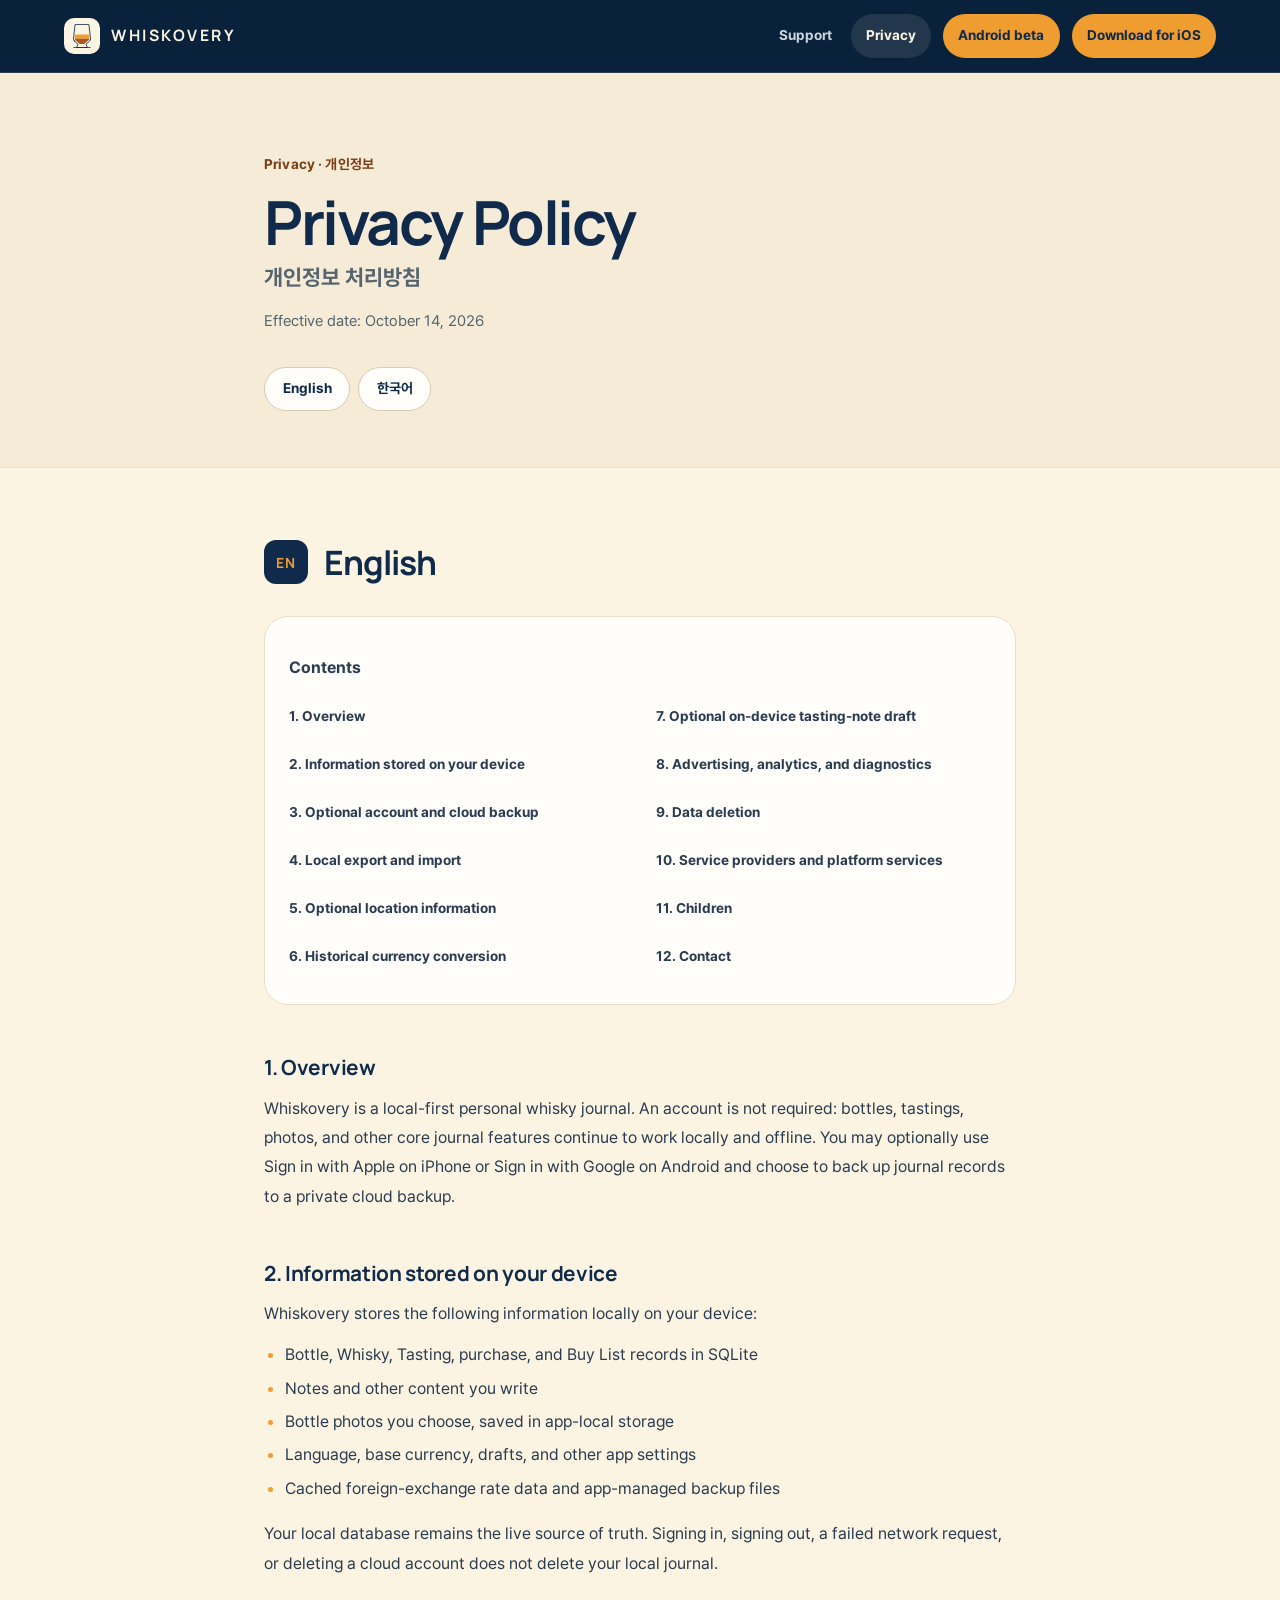
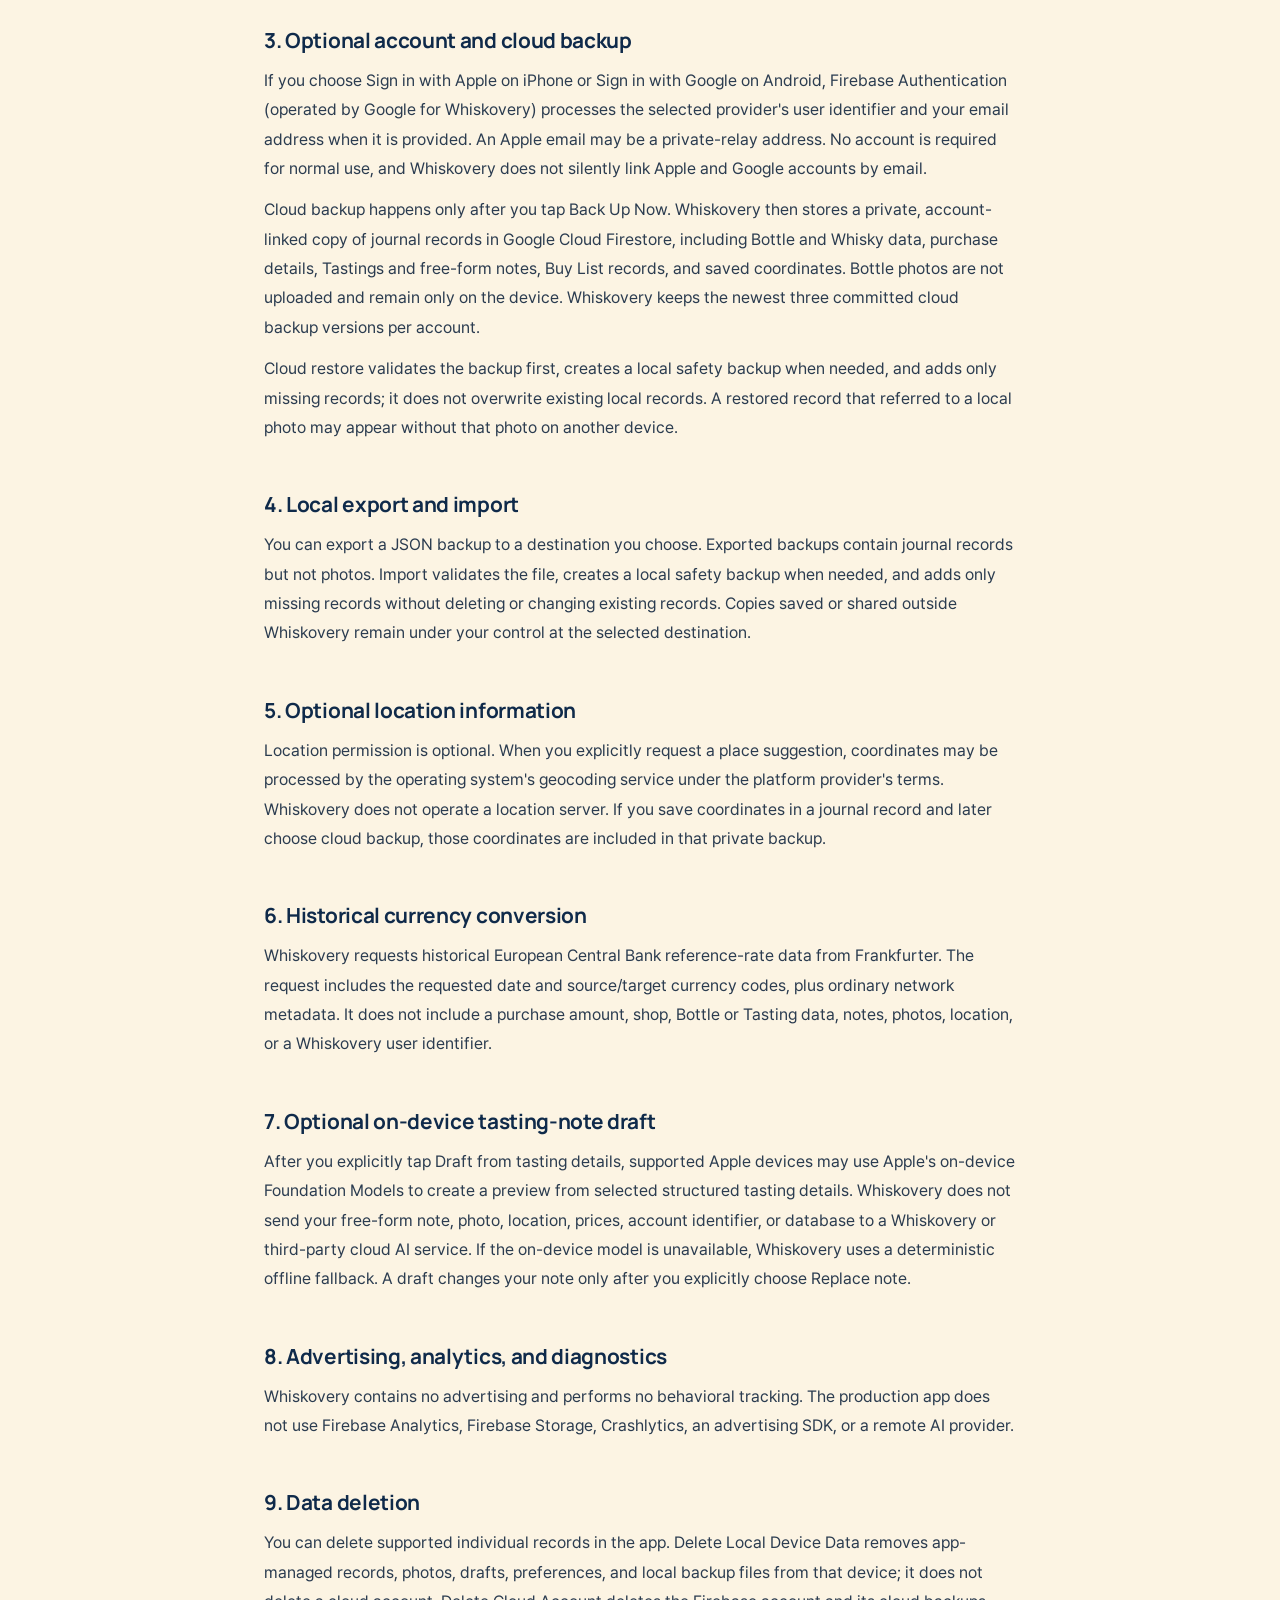
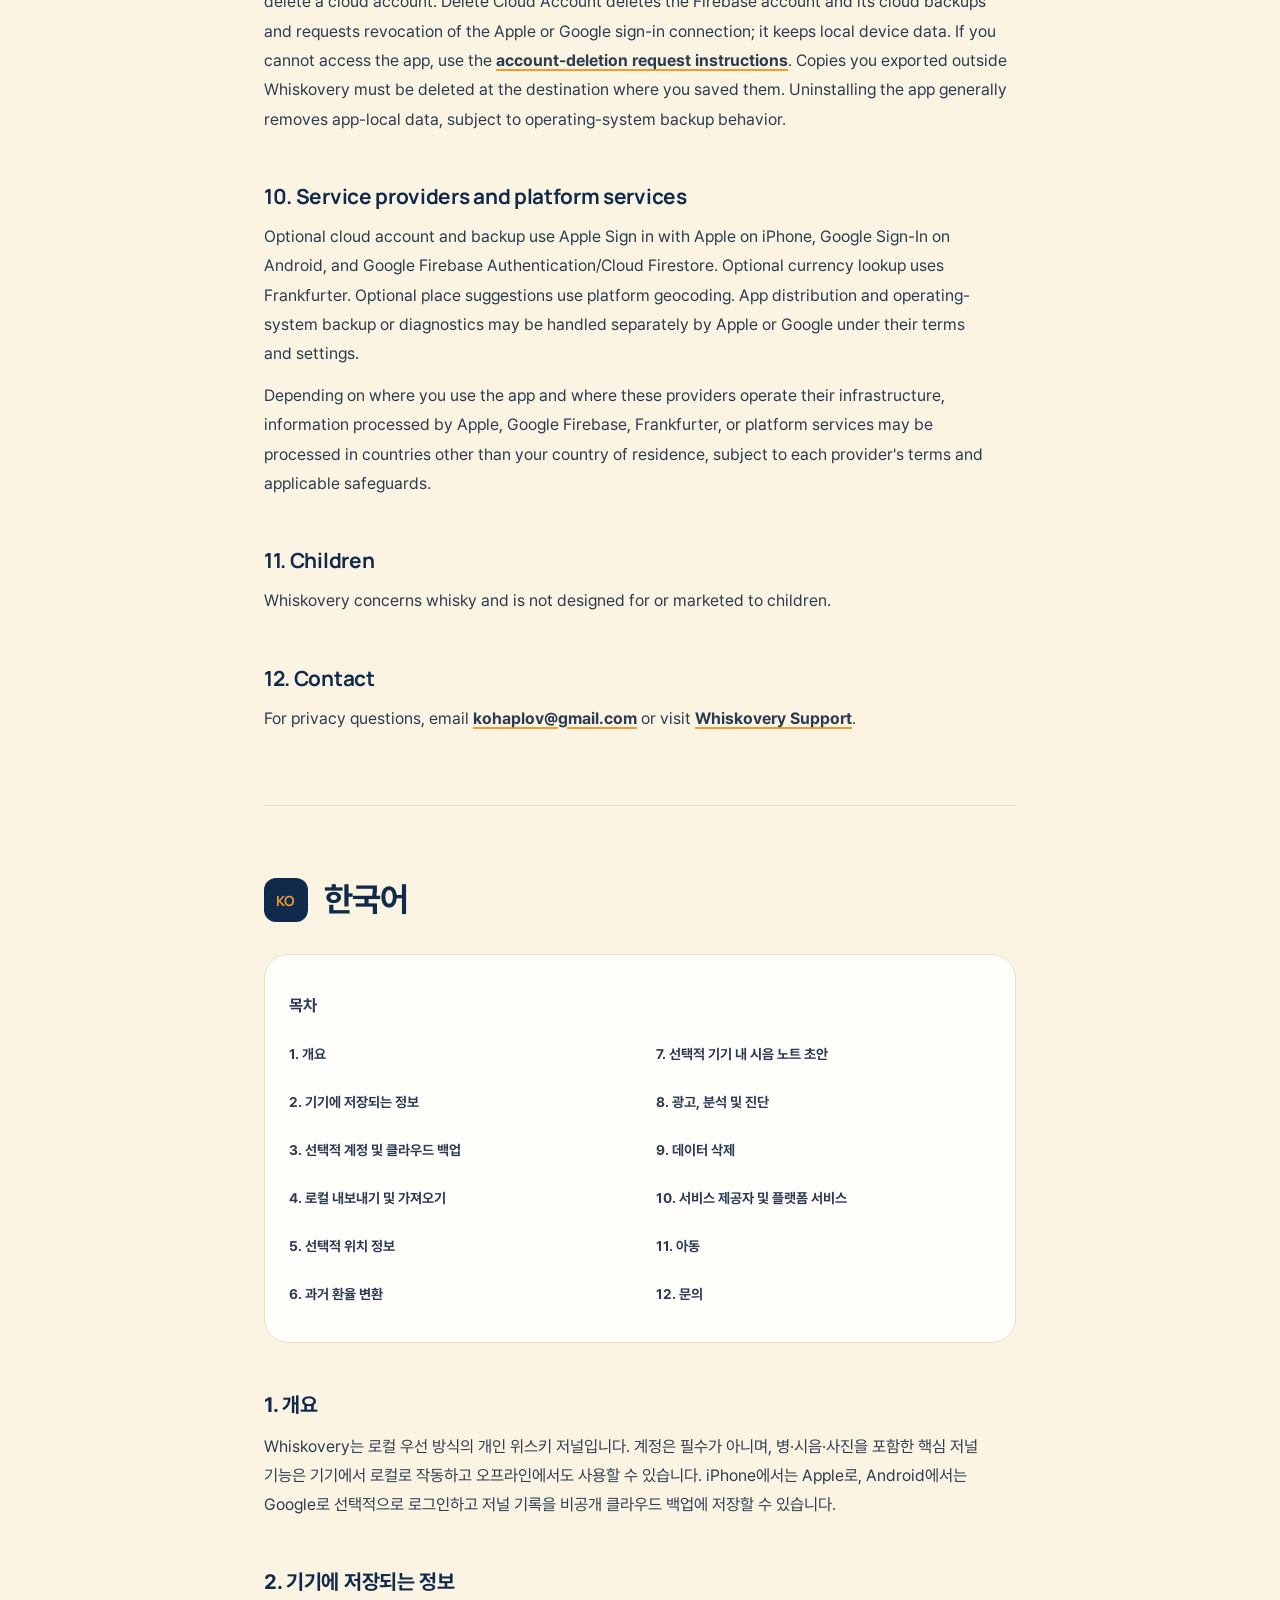
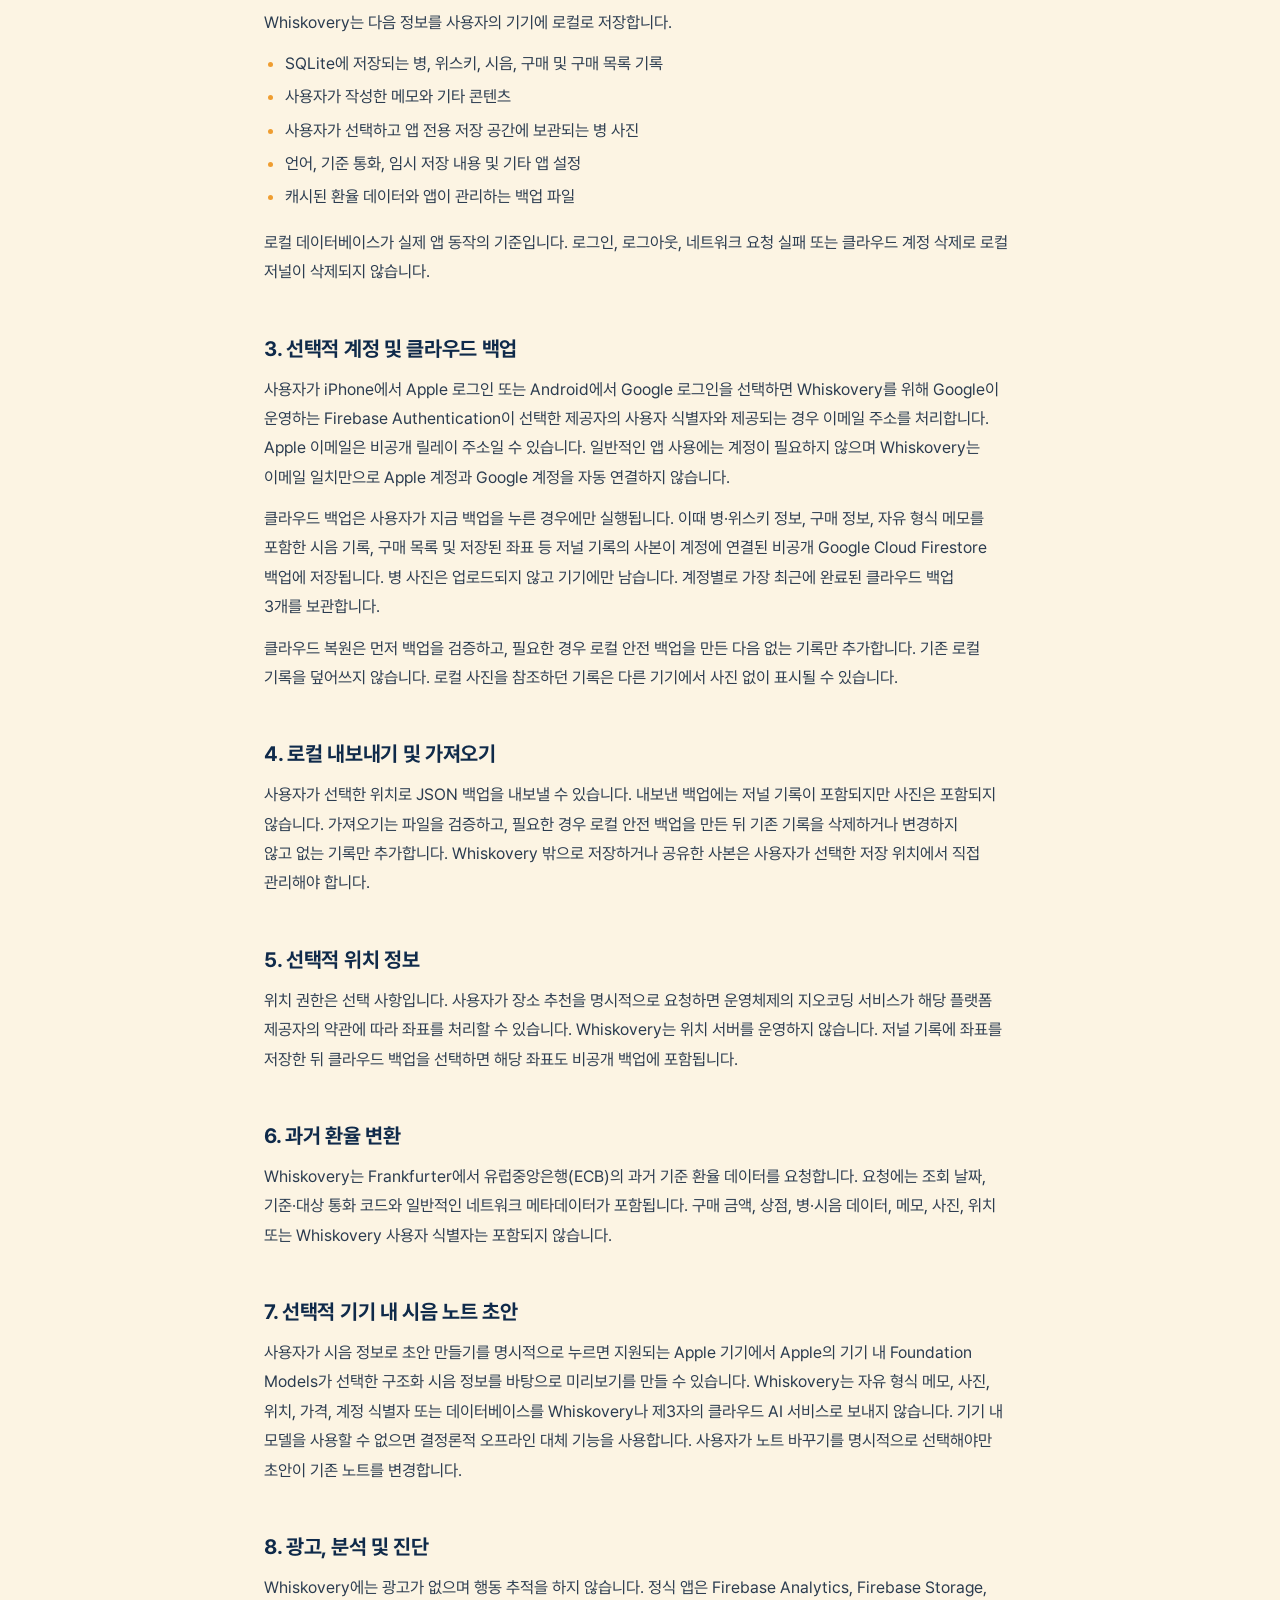
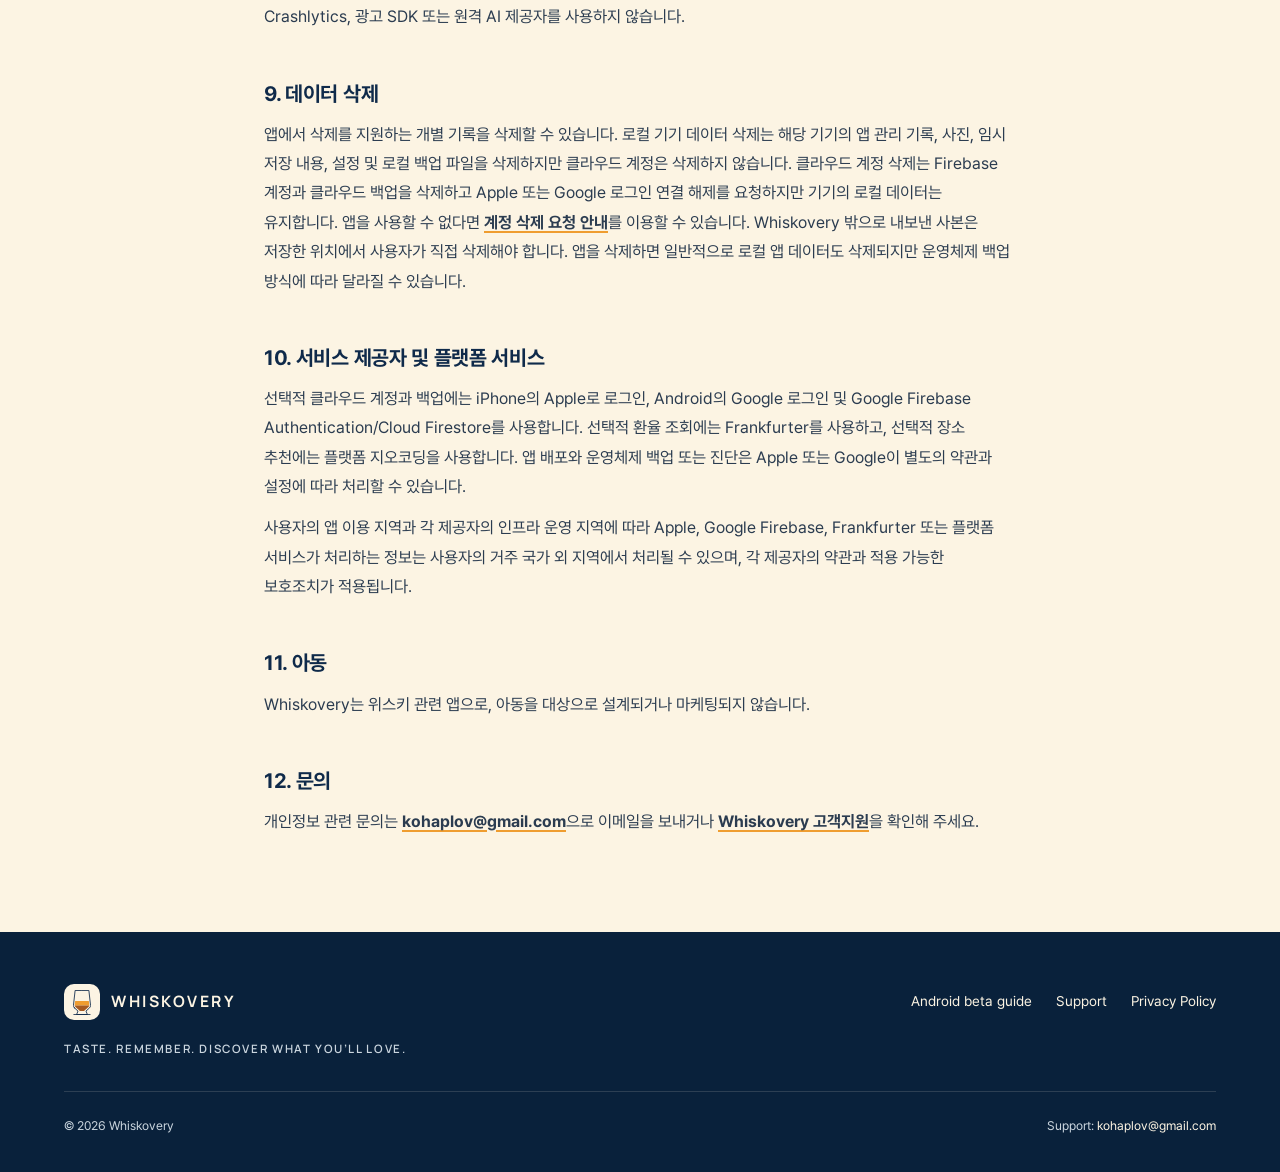
<file: privacy/index.html>
<!doctype html>
<html lang="en">
  <head>
    <meta charset="utf-8">
    <meta name="viewport" content="width=device-width, initial-scale=1">
    <meta name="description" content="The English and Korean Privacy Policy for Whiskovery v1.0.">
    <meta name="theme-color" content="#09213b">
    <meta property="og:type" content="website">
    <meta property="og:site_name" content="Whiskovery">
    <meta property="og:locale" content="en_US">
    <meta property="og:locale:alternate" content="ko_KR">
    <meta property="og:title" content="Whiskovery Privacy Policy">
    <meta property="og:description" content="The English and Korean Privacy Policy for Whiskovery v1.0.">
    <meta property="og:url" content="https://whiskoveryapp.com/privacy/">
    <meta property="og:image" content="https://whiskoveryapp.com/assets/whiskovery-share.jpg?v=1">
    <meta property="og:image:width" content="1200">
    <meta property="og:image:height" content="630">
    <meta property="og:image:alt" content="Whiskovery logo with the tagline Taste. Remember. Discover what you’ll love.">
    <meta name="twitter:card" content="summary_large_image">
    <link rel="canonical" href="https://whiskoveryapp.com/privacy/">
    <link rel="icon" type="image/svg+xml" href="../assets/whiskovery-icon.svg">
    <link rel="stylesheet" href="../assets/styles.css?v=6">
    <title>Privacy Policy — Whiskovery</title>
  </head>
  <body>
    <a class="skip-link" href="#main-content">Skip to content</a>

    <header class="site-header on-navy">
      <div class="shell header-inner">
        <a class="brand" href="../" aria-label="Whiskovery home">
          <span class="brand-mark"><img src="../assets/whiskovery-icon.svg" width="34" height="46" alt=""></span>
          <span class="brand-name">WHISKOVERY</span>
        </a>
        <nav class="site-nav" aria-label="Primary">
          <ul>
            <li><a href="../support/">Support</a></li>
            <li><a href="../privacy/" aria-current="page">Privacy</a></li>
            <li><a class="nav-cta" href="https://whiskoveryapp.com/beta/">Android beta</a></li>
            <li><a class="nav-cta" href="https://apps.apple.com/us/app/whiskovery/id6820405748">Download for iOS</a></li>
          </ul>
        </nav>
      </div>
    </header>

    <main id="main-content">
      <header class="page-hero">
        <div class="shell page-hero-inner page-hero-inner--doc">
          <p class="label">Privacy · <span lang="ko">개인정보</span></p>
          <h1>Privacy Policy</h1>
          <p class="ko-title" lang="ko">개인정보 처리방침</p>
          <p class="effective-date">Effective date: October 14, 2026</p>
          <nav class="language-nav" aria-label="Privacy Policy languages">
            <a href="#english">English</a>
            <a href="#korean" lang="ko">한국어</a>
          </nav>
        </div>
      </header>

      <div class="doc">
        <article id="english" class="policy-section" lang="en" aria-labelledby="english-title">
          <div class="language-heading">
            <p class="language-code" aria-hidden="true">EN</p>
            <h2 id="english-title">English</h2>
          </div>

          <nav class="policy-contents" aria-label="English policy sections">
            <p class="policy-contents-title">Contents</p>
            <ol>
              <li><a href="#en-overview">1. Overview</a></li>
              <li><a href="#en-local-data">2. Information stored on your device</a></li>
              <li><a href="#en-cloud">3. Optional account and cloud backup</a></li>
              <li><a href="#en-local-backup">4. Local export and import</a></li>
              <li><a href="#en-location">5. Optional location information</a></li>
              <li><a href="#en-fx">6. Historical currency conversion</a></li>
              <li><a href="#en-drafting">7. Optional on-device tasting-note draft</a></li>
              <li><a href="#en-tracking">8. Advertising, analytics, and diagnostics</a></li>
              <li><a href="#en-deletion">9. Data deletion</a></li>
              <li><a href="#en-providers">10. Service providers and platform services</a></li>
              <li><a href="#en-children">11. Children</a></li>
              <li><a href="#en-contact">12. Contact</a></li>
            </ol>
          </nav>

          <section aria-labelledby="en-overview">
            <h3 id="en-overview">1. Overview</h3>
            <p>Whiskovery is a local-first personal whisky journal. An account is not required: bottles, tastings, photos, and other core journal features continue to work locally and offline. You may optionally use Sign in with Apple on iPhone or Sign in with Google on Android and choose to back up journal records to a private cloud backup.</p>
          </section>

          <section aria-labelledby="en-local-data">
            <h3 id="en-local-data">2. Information stored on your device</h3>
            <p>Whiskovery stores the following information locally on your device:</p>
            <ul>
              <li>Bottle, Whisky, Tasting, purchase, and Buy List records in SQLite</li>
              <li>Notes and other content you write</li>
              <li>Bottle photos you choose, saved in app-local storage</li>
              <li>Language, base currency, drafts, and other app settings</li>
              <li>Cached foreign-exchange rate data and app-managed backup files</li>
            </ul>
            <p>Your local database remains the live source of truth. Signing in, signing out, a failed network request, or deleting a cloud account does not delete your local journal.</p>
          </section>

          <section aria-labelledby="en-cloud">
            <h3 id="en-cloud">3. Optional account and cloud backup</h3>
            <p>If you choose Sign in with Apple on iPhone or Sign in with Google on Android, Firebase Authentication (operated by Google for Whiskovery) processes the selected provider's user identifier and your email address when it is provided. An Apple email may be a private-relay address. No account is required for normal use, and Whiskovery does not silently link Apple and Google accounts by email.</p>
            <p>Cloud backup happens only after you tap Back Up Now. Whiskovery then stores a private, account-linked copy of journal records in Google Cloud Firestore, including Bottle and Whisky data, purchase details, Tastings and free-form notes, Buy List records, and saved coordinates. Bottle photos are not uploaded and remain only on the device. Whiskovery keeps the newest three committed cloud backup versions per account.</p>
            <p>Cloud restore validates the backup first, creates a local safety backup when needed, and adds only missing records; it does not overwrite existing local records. A restored record that referred to a local photo may appear without that photo on another device.</p>
          </section>

          <section aria-labelledby="en-local-backup">
            <h3 id="en-local-backup">4. Local export and import</h3>
            <p>You can export a JSON backup to a destination you choose. Exported backups contain journal records but not photos. Import validates the file, creates a local safety backup when needed, and adds only missing records without deleting or changing existing records. Copies saved or shared outside Whiskovery remain under your control at the selected destination.</p>
          </section>

          <section aria-labelledby="en-location">
            <h3 id="en-location">5. Optional location information</h3>
            <p>Location permission is optional. When you explicitly request a place suggestion, coordinates may be processed by the operating system's geocoding service under the platform provider's terms. Whiskovery does not operate a location server. If you save coordinates in a journal record and later choose cloud backup, those coordinates are included in that private backup.</p>
          </section>

          <section aria-labelledby="en-fx">
            <h3 id="en-fx">6. Historical currency conversion</h3>
            <p>Whiskovery requests historical European Central Bank reference-rate data from Frankfurter. The request includes the requested date and source/target currency codes, plus ordinary network metadata. It does not include a purchase amount, shop, Bottle or Tasting data, notes, photos, location, or a Whiskovery user identifier.</p>
          </section>

          <section aria-labelledby="en-drafting">
            <h3 id="en-drafting">7. Optional on-device tasting-note draft</h3>
            <p>After you explicitly tap Draft from tasting details, supported Apple devices may use Apple's on-device Foundation Models to create a preview from selected structured tasting details. Whiskovery does not send your free-form note, photo, location, prices, account identifier, or database to a Whiskovery or third-party cloud AI service. If the on-device model is unavailable, Whiskovery uses a deterministic offline fallback. A draft changes your note only after you explicitly choose Replace note.</p>
          </section>

          <section aria-labelledby="en-tracking">
            <h3 id="en-tracking">8. Advertising, analytics, and diagnostics</h3>
            <p>Whiskovery contains no advertising and performs no behavioral tracking. The production app does not use Firebase Analytics, Firebase Storage, Crashlytics, an advertising SDK, or a remote AI provider.</p>
          </section>

          <section aria-labelledby="en-deletion">
            <h3 id="en-deletion">9. Data deletion</h3>
            <p>You can delete supported individual records in the app. Delete Local Device Data removes app-managed records, photos, drafts, preferences, and local backup files from that device; it does not delete a cloud account. Delete Cloud Account deletes the Firebase account and its cloud backups and requests revocation of the Apple or Google sign-in connection; it keeps local device data. If you cannot access the app, use the <a href="../support/#delete-account">account-deletion request instructions</a>. Copies you exported outside Whiskovery must be deleted at the destination where you saved them. Uninstalling the app generally removes app-local data, subject to operating-system backup behavior.</p>
          </section>

          <section aria-labelledby="en-providers">
            <h3 id="en-providers">10. Service providers and platform services</h3>
            <p>Optional cloud account and backup use Apple Sign in with Apple on iPhone, Google Sign-In on Android, and Google Firebase Authentication/Cloud Firestore. Optional currency lookup uses Frankfurter. Optional place suggestions use platform geocoding. App distribution and operating-system backup or diagnostics may be handled separately by Apple or Google under their terms and settings.</p>
            <p>Depending on where you use the app and where these providers operate their infrastructure, information processed by Apple, Google Firebase, Frankfurter, or platform services may be processed in countries other than your country of residence, subject to each provider's terms and applicable safeguards.</p>
          </section>

          <section aria-labelledby="en-children">
            <h3 id="en-children">11. Children</h3>
            <p>Whiskovery concerns whisky and is not designed for or marketed to children.</p>
          </section>

          <section aria-labelledby="en-contact">
            <h3 id="en-contact">12. Contact</h3>
            <p>For privacy questions, email <a href="mailto:kohaplov@gmail.com">kohaplov@gmail.com</a> or visit <a href="../support/">Whiskovery Support</a>.</p>
          </section>
        </article>

        <article id="korean" class="policy-section" lang="ko" aria-labelledby="korean-title">
          <div class="language-heading">
            <p class="language-code" aria-hidden="true">KO</p>
            <h2 id="korean-title">한국어</h2>
          </div>

          <nav class="policy-contents" aria-label="한국어 방침 목차">
            <p class="policy-contents-title">목차</p>
            <ol>
              <li><a href="#ko-overview">1. 개요</a></li>
              <li><a href="#ko-local-data">2. 기기에 저장되는 정보</a></li>
              <li><a href="#ko-cloud">3. 선택적 계정 및 클라우드 백업</a></li>
              <li><a href="#ko-local-backup">4. 로컬 내보내기 및 가져오기</a></li>
              <li><a href="#ko-location">5. 선택적 위치 정보</a></li>
              <li><a href="#ko-fx">6. 과거 환율 변환</a></li>
              <li><a href="#ko-drafting">7. 선택적 기기 내 시음 노트 초안</a></li>
              <li><a href="#ko-tracking">8. 광고, 분석 및 진단</a></li>
              <li><a href="#ko-deletion">9. 데이터 삭제</a></li>
              <li><a href="#ko-providers">10. 서비스 제공자 및 플랫폼 서비스</a></li>
              <li><a href="#ko-children">11. 아동</a></li>
              <li><a href="#ko-contact">12. 문의</a></li>
            </ol>
          </nav>

          <section aria-labelledby="ko-overview">
            <h3 id="ko-overview">1. 개요</h3>
            <p>Whiskovery는 로컬 우선 방식의 개인 위스키 저널입니다. 계정은 필수가 아니며, 병·시음·사진을 포함한 핵심 저널 기능은 기기에서 로컬로 작동하고 오프라인에서도 사용할 수 있습니다. iPhone에서는 Apple로, Android에서는 Google로 선택적으로 로그인하고 저널 기록을 비공개 클라우드 백업에 저장할 수 있습니다.</p>
          </section>

          <section aria-labelledby="ko-local-data">
            <h3 id="ko-local-data">2. 기기에 저장되는 정보</h3>
            <p>Whiskovery는 다음 정보를 사용자의 기기에 로컬로 저장합니다.</p>
            <ul>
              <li>SQLite에 저장되는 병, 위스키, 시음, 구매 및 구매 목록 기록</li>
              <li>사용자가 작성한 메모와 기타 콘텐츠</li>
              <li>사용자가 선택하고 앱 전용 저장 공간에 보관되는 병 사진</li>
              <li>언어, 기준 통화, 임시 저장 내용 및 기타 앱 설정</li>
              <li>캐시된 환율 데이터와 앱이 관리하는 백업 파일</li>
            </ul>
            <p>로컬 데이터베이스가 실제 앱 동작의 기준입니다. 로그인, 로그아웃, 네트워크 요청 실패 또는 클라우드 계정 삭제로 로컬 저널이 삭제되지 않습니다.</p>
          </section>

          <section aria-labelledby="ko-cloud">
            <h3 id="ko-cloud">3. 선택적 계정 및 클라우드 백업</h3>
            <p>사용자가 iPhone에서 Apple 로그인 또는 Android에서 Google 로그인을 선택하면 Whiskovery를 위해 Google이 운영하는 Firebase Authentication이 선택한 제공자의 사용자 식별자와 제공되는 경우 이메일 주소를 처리합니다. Apple 이메일은 비공개 릴레이 주소일 수 있습니다. 일반적인 앱 사용에는 계정이 필요하지 않으며 Whiskovery는 이메일 일치만으로 Apple 계정과 Google 계정을 자동 연결하지 않습니다.</p>
            <p>클라우드 백업은 사용자가 지금 백업을 누른 경우에만 실행됩니다. 이때 병·위스키 정보, 구매 정보, 자유 형식 메모를 포함한 시음 기록, 구매 목록 및 저장된 좌표 등 저널 기록의 사본이 계정에 연결된 비공개 Google Cloud Firestore 백업에 저장됩니다. 병 사진은 업로드되지 않고 기기에만 남습니다. 계정별로 가장 최근에 완료된 클라우드 백업 3개를 보관합니다.</p>
            <p>클라우드 복원은 먼저 백업을 검증하고, 필요한 경우 로컬 안전 백업을 만든 다음 없는 기록만 추가합니다. 기존 로컬 기록을 덮어쓰지 않습니다. 로컬 사진을 참조하던 기록은 다른 기기에서 사진 없이 표시될 수 있습니다.</p>
          </section>

          <section aria-labelledby="ko-local-backup">
            <h3 id="ko-local-backup">4. 로컬 내보내기 및 가져오기</h3>
            <p>사용자가 선택한 위치로 JSON 백업을 내보낼 수 있습니다. 내보낸 백업에는 저널 기록이 포함되지만 사진은 포함되지 않습니다. 가져오기는 파일을 검증하고, 필요한 경우 로컬 안전 백업을 만든 뒤 기존 기록을 삭제하거나 변경하지 않고 없는 기록만 추가합니다. Whiskovery 밖으로 저장하거나 공유한 사본은 사용자가 선택한 저장 위치에서 직접 관리해야 합니다.</p>
          </section>

          <section aria-labelledby="ko-location">
            <h3 id="ko-location">5. 선택적 위치 정보</h3>
            <p>위치 권한은 선택 사항입니다. 사용자가 장소 추천을 명시적으로 요청하면 운영체제의 지오코딩 서비스가 해당 플랫폼 제공자의 약관에 따라 좌표를 처리할 수 있습니다. Whiskovery는 위치 서버를 운영하지 않습니다. 저널 기록에 좌표를 저장한 뒤 클라우드 백업을 선택하면 해당 좌표도 비공개 백업에 포함됩니다.</p>
          </section>

          <section aria-labelledby="ko-fx">
            <h3 id="ko-fx">6. 과거 환율 변환</h3>
            <p>Whiskovery는 Frankfurter에서 유럽중앙은행(ECB)의 과거 기준 환율 데이터를 요청합니다. 요청에는 조회 날짜, 기준·대상 통화 코드와 일반적인 네트워크 메타데이터가 포함됩니다. 구매 금액, 상점, 병·시음 데이터, 메모, 사진, 위치 또는 Whiskovery 사용자 식별자는 포함되지 않습니다.</p>
          </section>

          <section aria-labelledby="ko-drafting">
            <h3 id="ko-drafting">7. 선택적 기기 내 시음 노트 초안</h3>
            <p>사용자가 시음 정보로 초안 만들기를 명시적으로 누르면 지원되는 Apple 기기에서 Apple의 기기 내 Foundation Models가 선택한 구조화 시음 정보를 바탕으로 미리보기를 만들 수 있습니다. Whiskovery는 자유 형식 메모, 사진, 위치, 가격, 계정 식별자 또는 데이터베이스를 Whiskovery나 제3자의 클라우드 AI 서비스로 보내지 않습니다. 기기 내 모델을 사용할 수 없으면 결정론적 오프라인 대체 기능을 사용합니다. 사용자가 노트 바꾸기를 명시적으로 선택해야만 초안이 기존 노트를 변경합니다.</p>
          </section>

          <section aria-labelledby="ko-tracking">
            <h3 id="ko-tracking">8. 광고, 분석 및 진단</h3>
            <p>Whiskovery에는 광고가 없으며 행동 추적을 하지 않습니다. 정식 앱은 Firebase Analytics, Firebase Storage, Crashlytics, 광고 SDK 또는 원격 AI 제공자를 사용하지 않습니다.</p>
          </section>

          <section aria-labelledby="ko-deletion">
            <h3 id="ko-deletion">9. 데이터 삭제</h3>
            <p>앱에서 삭제를 지원하는 개별 기록을 삭제할 수 있습니다. 로컬 기기 데이터 삭제는 해당 기기의 앱 관리 기록, 사진, 임시 저장 내용, 설정 및 로컬 백업 파일을 삭제하지만 클라우드 계정은 삭제하지 않습니다. 클라우드 계정 삭제는 Firebase 계정과 클라우드 백업을 삭제하고 Apple 또는 Google 로그인 연결 해제를 요청하지만 기기의 로컬 데이터는 유지합니다. 앱을 사용할 수 없다면 <a href="../support/#delete-account-ko">계정 삭제 요청 안내</a>를 이용할 수 있습니다. Whiskovery 밖으로 내보낸 사본은 저장한 위치에서 사용자가 직접 삭제해야 합니다. 앱을 삭제하면 일반적으로 로컬 앱 데이터도 삭제되지만 운영체제 백업 방식에 따라 달라질 수 있습니다.</p>
          </section>

          <section aria-labelledby="ko-providers">
            <h3 id="ko-providers">10. 서비스 제공자 및 플랫폼 서비스</h3>
            <p>선택적 클라우드 계정과 백업에는 iPhone의 Apple로 로그인, Android의 Google 로그인 및 Google Firebase Authentication/Cloud Firestore를 사용합니다. 선택적 환율 조회에는 Frankfurter를 사용하고, 선택적 장소 추천에는 플랫폼 지오코딩을 사용합니다. 앱 배포와 운영체제 백업 또는 진단은 Apple 또는 Google이 별도의 약관과 설정에 따라 처리할 수 있습니다.</p>
            <p>사용자의 앱 이용 지역과 각 제공자의 인프라 운영 지역에 따라 Apple, Google Firebase, Frankfurter 또는 플랫폼 서비스가 처리하는 정보는 사용자의 거주 국가 외 지역에서 처리될 수 있으며, 각 제공자의 약관과 적용 가능한 보호조치가 적용됩니다.</p>
          </section>

          <section aria-labelledby="ko-children">
            <h3 id="ko-children">11. 아동</h3>
            <p>Whiskovery는 위스키 관련 앱으로, 아동을 대상으로 설계되거나 마케팅되지 않습니다.</p>
          </section>

          <section aria-labelledby="ko-contact">
            <h3 id="ko-contact">12. 문의</h3>
            <p>개인정보 관련 문의는 <a href="mailto:kohaplov@gmail.com">kohaplov@gmail.com</a>으로 이메일을 보내거나 <a href="../support/">Whiskovery 고객지원</a>을 확인해 주세요.</p>
          </section>
        </article>
      </div>
    </main>

    <footer class="site-footer on-navy">
      <div class="shell">
        <div class="footer-top">
          <div class="footer-brand">
            <a class="brand" href="../" aria-label="Whiskovery home">
              <span class="brand-mark"><img src="../assets/whiskovery-icon.svg" width="34" height="46" alt=""></span>
              <span class="brand-name">WHISKOVERY</span>
            </a>
            <p class="tagline">TASTE. REMEMBER. DISCOVER WHAT YOU’LL LOVE.</p>
          </div>
          <nav class="footer-nav" aria-label="Footer">
            <ul>
              <li><a href="https://whiskoveryapp.com/beta/">Android beta guide</a></li>
              <li><a href="../support/">Support</a></li>
              <li><a href="../privacy/">Privacy Policy</a></li>
            </ul>
          </nav>
        </div>
        <div class="footer-bottom">
          <p>© 2026 Whiskovery</p>
          <p>Support: <a href="mailto:kohaplov@gmail.com">kohaplov@gmail.com</a></p>
        </div>
      </div>
    </footer>
  </body>
</html>
</file>
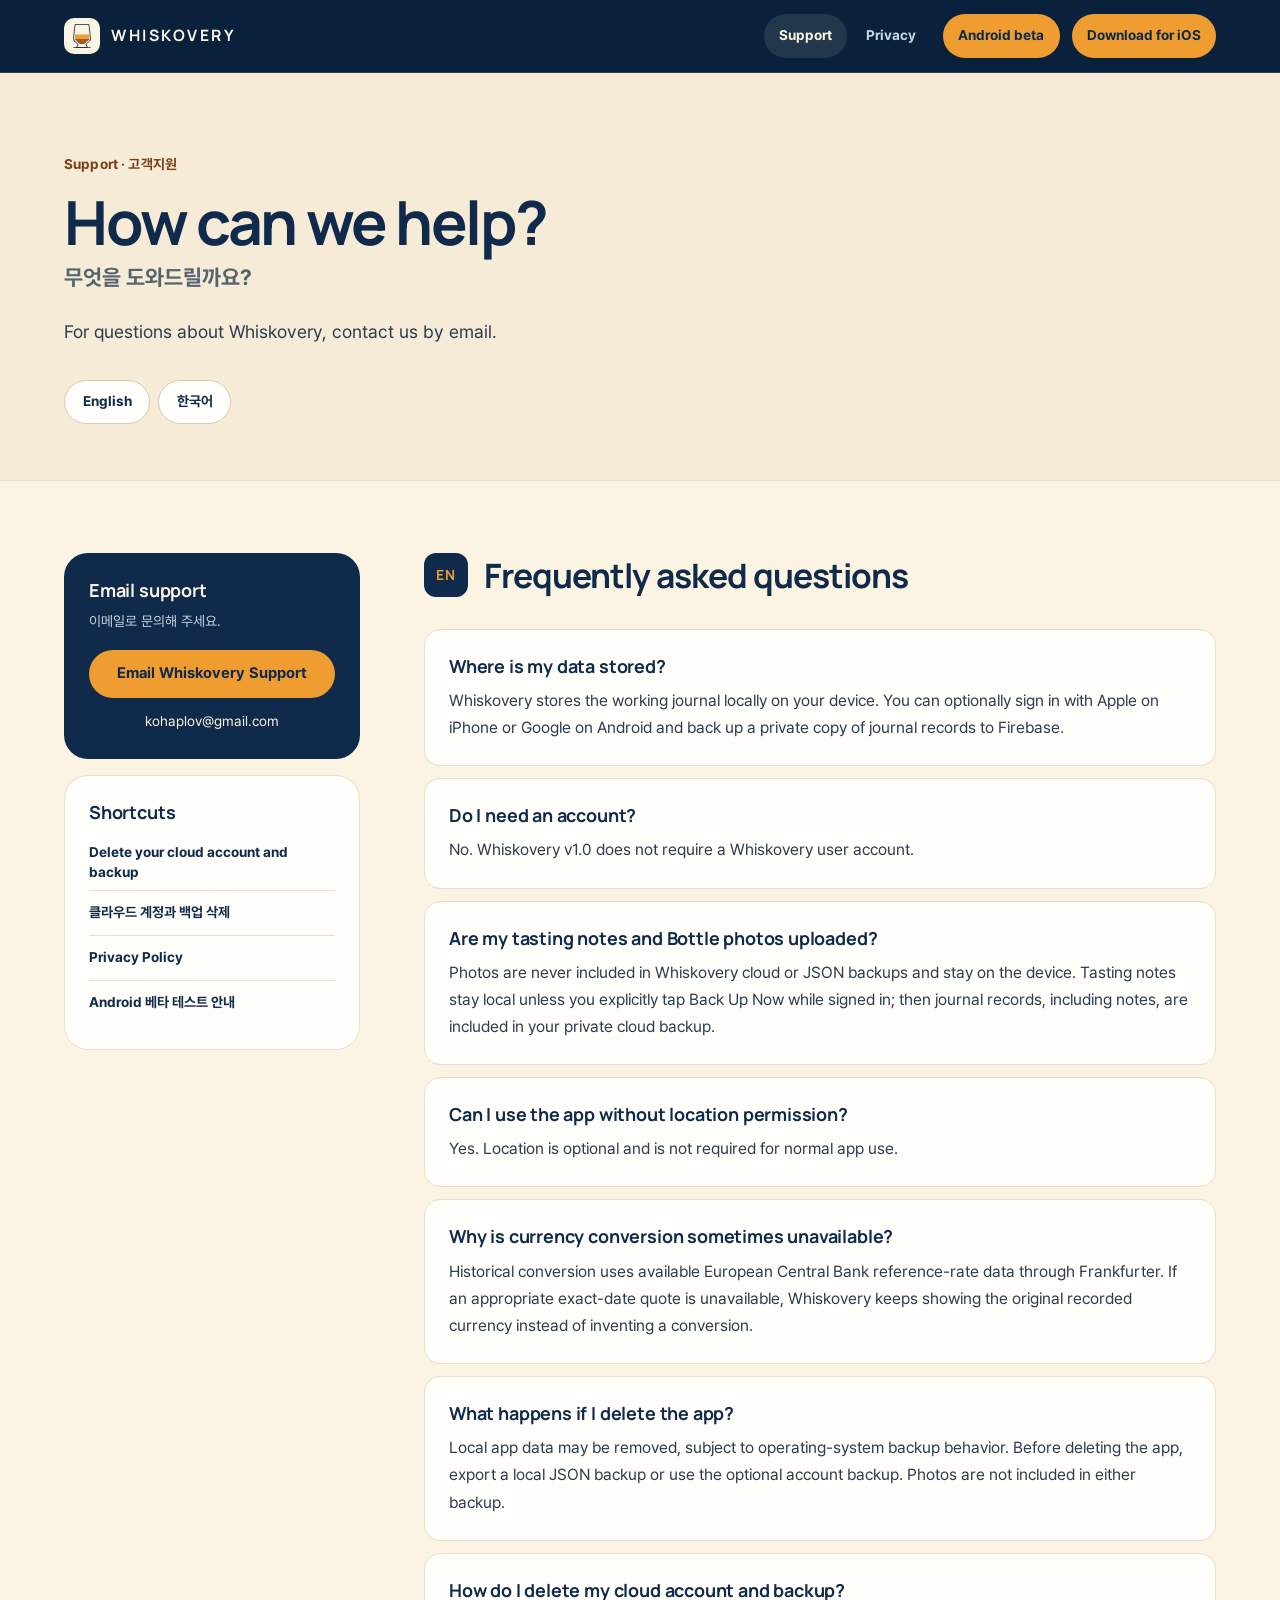
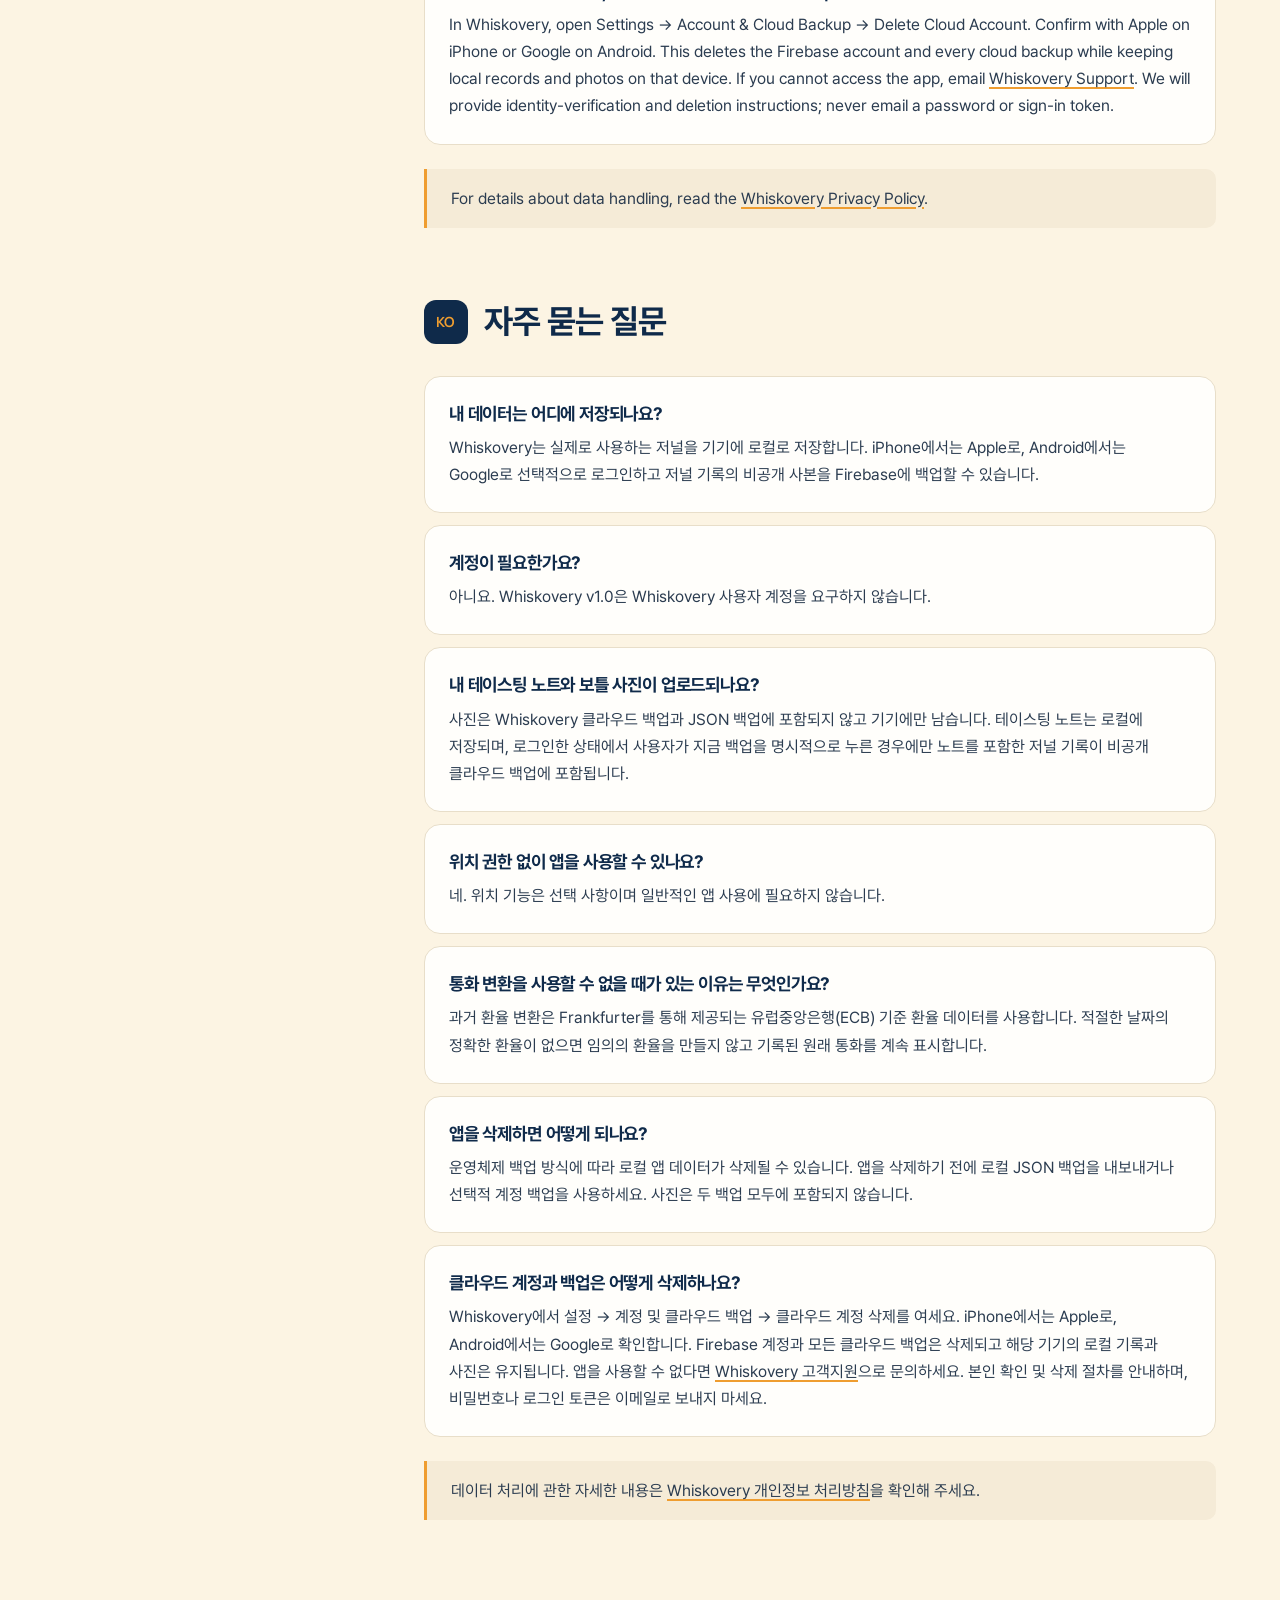
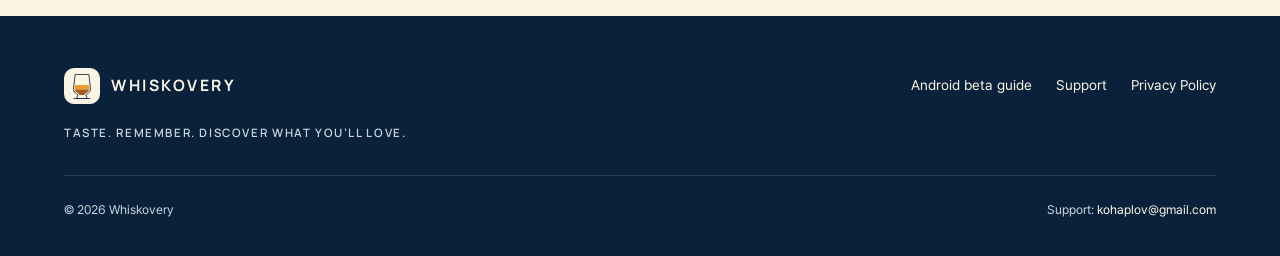
<file: support/index.html>
<!doctype html>
<html lang="en">
  <head>
    <meta charset="utf-8">
    <meta name="viewport" content="width=device-width, initial-scale=1">
    <meta name="description" content="Bilingual help and contact information for Whiskovery v1.0.">
    <meta name="theme-color" content="#09213b">
    <meta property="og:type" content="website">
    <meta property="og:site_name" content="Whiskovery">
    <meta property="og:locale" content="en_US">
    <meta property="og:locale:alternate" content="ko_KR">
    <meta property="og:title" content="Whiskovery Support">
    <meta property="og:description" content="Bilingual help and contact information for Whiskovery v1.0.">
    <meta property="og:url" content="https://whiskoveryapp.com/support/">
    <meta property="og:image" content="https://whiskoveryapp.com/assets/whiskovery-share.jpg?v=1">
    <meta property="og:image:width" content="1200">
    <meta property="og:image:height" content="630">
    <meta property="og:image:alt" content="Whiskovery logo with the tagline Taste. Remember. Discover what you’ll love.">
    <meta name="twitter:card" content="summary_large_image">
    <link rel="canonical" href="https://whiskoveryapp.com/support/">
    <link rel="icon" type="image/svg+xml" href="../assets/whiskovery-icon.svg">
    <link rel="stylesheet" href="../assets/styles.css?v=6">
    <title>Support — Whiskovery</title>
  </head>
  <body>
    <a class="skip-link" href="#main-content">Skip to content</a>

    <header class="site-header on-navy">
      <div class="shell header-inner">
        <a class="brand" href="../" aria-label="Whiskovery home">
          <span class="brand-mark"><img src="../assets/whiskovery-icon.svg" width="34" height="46" alt=""></span>
          <span class="brand-name">WHISKOVERY</span>
        </a>
        <nav class="site-nav" aria-label="Primary">
          <ul>
            <li><a href="../support/" aria-current="page">Support</a></li>
            <li><a href="../privacy/">Privacy</a></li>
            <li><a class="nav-cta" href="https://whiskoveryapp.com/beta/">Android beta</a></li>
            <li><a class="nav-cta" href="https://apps.apple.com/us/app/whiskovery/id6820405748">Download for iOS</a></li>
          </ul>
        </nav>
      </div>
    </header>

    <main id="main-content">
      <header class="page-hero support-header">
        <div class="shell page-hero-inner">
          <p class="label">Support · <span lang="ko">고객지원</span></p>
          <h1>How can we help?</h1>
          <p class="ko-title" lang="ko">무엇을 도와드릴까요?</p>
          <p class="page-hero-lead">For questions about Whiskovery, contact us by email.</p>
          <nav class="language-nav" aria-label="Support languages">
            <a href="#english">English</a>
            <a href="#korean" lang="ko">한국어</a>
          </nav>
        </div>
      </header>

      <div class="shell support-layout">
        <aside class="support-aside" aria-label="Contact and shortcuts">
          <div class="contact-card on-navy">
            <h2>Email support</h2>
            <p lang="ko">이메일로 문의해 주세요.</p>
            <a class="button button-amber" href="mailto:kohaplov@gmail.com">Email Whiskovery Support</a>
            <p class="contact-address">kohaplov@gmail.com</p>
          </div>
          <nav class="quick-links" aria-label="Support shortcuts">
            <h2>Shortcuts</h2>
            <ul>
              <li><a href="#delete-account">Delete your cloud account and backup</a></li>
              <li><a href="#delete-account-ko" lang="ko">클라우드 계정과 백업 삭제</a></li>
              <li><a href="../privacy/">Privacy Policy</a></li>
              <li><a href="https://whiskoveryapp.com/beta/" lang="ko">Android 베타 테스트 안내</a></li>
            </ul>
          </nav>
        </aside>

        <div class="support-content">
          <section id="english" class="faq-section" lang="en" aria-labelledby="english-title">
            <div class="language-heading">
              <p class="language-code" aria-hidden="true">EN</p>
              <h2 id="english-title">Frequently asked questions</h2>
            </div>
            <dl class="faq-list">
              <div class="faq-item">
                <dt>Where is my data stored?</dt>
                <dd>Whiskovery stores the working journal locally on your device. You can optionally sign in with Apple on iPhone or Google on Android and back up a private copy of journal records to Firebase.</dd>
              </div>
              <div class="faq-item">
                <dt>Do I need an account?</dt>
                <dd>No. Whiskovery v1.0 does not require a Whiskovery user account.</dd>
              </div>
              <div class="faq-item">
                <dt>Are my tasting notes and Bottle photos uploaded?</dt>
                <dd>Photos are never included in Whiskovery cloud or JSON backups and stay on the device. Tasting notes stay local unless you explicitly tap Back Up Now while signed in; then journal records, including notes, are included in your private cloud backup.</dd>
              </div>
              <div class="faq-item">
                <dt>Can I use the app without location permission?</dt>
                <dd>Yes. Location is optional and is not required for normal app use.</dd>
              </div>
              <div class="faq-item">
                <dt>Why is currency conversion sometimes unavailable?</dt>
                <dd>Historical conversion uses available European Central Bank reference-rate data through Frankfurter. If an appropriate exact-date quote is unavailable, Whiskovery keeps showing the original recorded currency instead of inventing a conversion.</dd>
              </div>
              <div class="faq-item">
                <dt>What happens if I delete the app?</dt>
                <dd>Local app data may be removed, subject to operating-system backup behavior. Before deleting the app, export a local JSON backup or use the optional account backup. Photos are not included in either backup.</dd>
              </div>
              <div class="faq-item" id="delete-account">
                <dt>How do I delete my cloud account and backup?</dt>
                <dd>In Whiskovery, open Settings → Account &amp; Cloud Backup → Delete Cloud Account. Confirm with Apple on iPhone or Google on Android. This deletes the Firebase account and every cloud backup while keeping local records and photos on that device. If you cannot access the app, email <a href="mailto:kohaplov@gmail.com?subject=Whiskovery%20cloud%20account%20deletion">Whiskovery Support</a>. We will provide identity-verification and deletion instructions; never email a password or sign-in token.</dd>
              </div>
            </dl>
            <p class="policy-link">For details about data handling, read the <a href="../privacy/">Whiskovery Privacy Policy</a>.</p>
          </section>

          <section id="korean" class="faq-section" lang="ko" aria-labelledby="korean-title">
            <div class="language-heading">
              <p class="language-code" aria-hidden="true">KO</p>
              <h2 id="korean-title">자주 묻는 질문</h2>
            </div>
            <dl class="faq-list">
              <div class="faq-item">
                <dt>내 데이터는 어디에 저장되나요?</dt>
                <dd>Whiskovery는 실제로 사용하는 저널을 기기에 로컬로 저장합니다. iPhone에서는 Apple로, Android에서는 Google로 선택적으로 로그인하고 저널 기록의 비공개 사본을 Firebase에 백업할 수 있습니다.</dd>
              </div>
              <div class="faq-item">
                <dt>계정이 필요한가요?</dt>
                <dd>아니요. Whiskovery v1.0은 Whiskovery 사용자 계정을 요구하지 않습니다.</dd>
              </div>
              <div class="faq-item">
                <dt>내 테이스팅 노트와 보틀 사진이 업로드되나요?</dt>
                <dd>사진은 Whiskovery 클라우드 백업과 JSON 백업에 포함되지 않고 기기에만 남습니다. 테이스팅 노트는 로컬에 저장되며, 로그인한 상태에서 사용자가 지금 백업을 명시적으로 누른 경우에만 노트를 포함한 저널 기록이 비공개 클라우드 백업에 포함됩니다.</dd>
              </div>
              <div class="faq-item">
                <dt>위치 권한 없이 앱을 사용할 수 있나요?</dt>
                <dd>네. 위치 기능은 선택 사항이며 일반적인 앱 사용에 필요하지 않습니다.</dd>
              </div>
              <div class="faq-item">
                <dt>통화 변환을 사용할 수 없을 때가 있는 이유는 무엇인가요?</dt>
                <dd>과거 환율 변환은 Frankfurter를 통해 제공되는 유럽중앙은행(ECB) 기준 환율 데이터를 사용합니다. 적절한 날짜의 정확한 환율이 없으면 임의의 환율을 만들지 않고 기록된 원래 통화를 계속 표시합니다.</dd>
              </div>
              <div class="faq-item">
                <dt>앱을 삭제하면 어떻게 되나요?</dt>
                <dd>운영체제 백업 방식에 따라 로컬 앱 데이터가 삭제될 수 있습니다. 앱을 삭제하기 전에 로컬 JSON 백업을 내보내거나 선택적 계정 백업을 사용하세요. 사진은 두 백업 모두에 포함되지 않습니다.</dd>
              </div>
              <div class="faq-item" id="delete-account-ko">
                <dt>클라우드 계정과 백업은 어떻게 삭제하나요?</dt>
                <dd>Whiskovery에서 설정 → 계정 및 클라우드 백업 → 클라우드 계정 삭제를 여세요. iPhone에서는 Apple로, Android에서는 Google로 확인합니다. Firebase 계정과 모든 클라우드 백업은 삭제되고 해당 기기의 로컬 기록과 사진은 유지됩니다. 앱을 사용할 수 없다면 <a href="mailto:kohaplov@gmail.com?subject=Whiskovery%20클라우드%20계정%20삭제">Whiskovery 고객지원</a>으로 문의하세요. 본인 확인 및 삭제 절차를 안내하며, 비밀번호나 로그인 토큰은 이메일로 보내지 마세요.</dd>
              </div>
            </dl>
            <p class="policy-link">데이터 처리에 관한 자세한 내용은 <a href="../privacy/">Whiskovery 개인정보 처리방침</a>을 확인해 주세요.</p>
          </section>
        </div>
      </div>
    </main>

    <footer class="site-footer on-navy">
      <div class="shell">
        <div class="footer-top">
          <div class="footer-brand">
            <a class="brand" href="../" aria-label="Whiskovery home">
              <span class="brand-mark"><img src="../assets/whiskovery-icon.svg" width="34" height="46" alt=""></span>
              <span class="brand-name">WHISKOVERY</span>
            </a>
            <p class="tagline">TASTE. REMEMBER. DISCOVER WHAT YOU’LL LOVE.</p>
          </div>
          <nav class="footer-nav" aria-label="Footer">
            <ul>
              <li><a href="https://whiskoveryapp.com/beta/">Android beta guide</a></li>
              <li><a href="../support/">Support</a></li>
              <li><a href="../privacy/">Privacy Policy</a></li>
            </ul>
          </nav>
        </div>
        <div class="footer-bottom">
          <p>© 2026 Whiskovery</p>
          <p>Support: <a href="mailto:kohaplov@gmail.com">kohaplov@gmail.com</a></p>
        </div>
      </div>
    </footer>
  </body>
</html>
</file>
<file: assets/styles.css>
/*
 * Whiskovery site design system.
 * Tokens mirror the current Whiskovery app (src/theme/tokens.ts): Navy, Cream,
 * Amber, Off-white and Beige, with Manrope for English display text and
 * Pretendard for Korean and UI text. Page-specific styles live below the
 * shared components; the beta guide adds assets/beta.css on top of this file.
 */

/* Fonts are self-hosted so no third-party font requests are made.
   Manrope: Latin subset of the app's OFL font files.
   Whiskovery Sans KR: KS X 1001 + Latin subset of Pretendard (OFL), renamed
   because Pretendard is a Reserved Font Name. An installed Pretendard wins. */
@font-face {
  font-family: "Manrope";
  font-style: normal;
  font-weight: 600;
  font-display: swap;
  src: url("fonts/manrope-600.woff2") format("woff2");
}

@font-face {
  font-family: "Manrope";
  font-style: normal;
  font-weight: 700 800;
  font-display: swap;
  src: url("fonts/manrope-700.woff2") format("woff2");
}

@font-face {
  font-family: "Whiskovery Sans KR";
  font-style: normal;
  font-weight: 100 500;
  font-display: swap;
  src: local("Pretendard Regular"), local("Pretendard-Regular"), url("fonts/whiskovery-sans-kr-400.woff2") format("woff2");
}

@font-face {
  font-family: "Whiskovery Sans KR";
  font-style: normal;
  font-weight: 600 900;
  font-display: swap;
  src: local("Pretendard Bold"), local("Pretendard-Bold"), url("fonts/whiskovery-sans-kr-700.woff2") format("woff2");
}

:root {
  color-scheme: light;

  /* Brand palette */
  --navy: #0f2a4a;
  --navy-deep: #09213b;
  --navy-raised: #173958;
  --cream: #fcf4e3;
  --offwhite: #fdf9f1;
  --beige: #f5ebd7;
  --amber: #ef9d30;
  --amber-bright: #ffb127;
  --teal: #175363;

  /* Semantic roles */
  --canvas: var(--cream);
  --surface: var(--offwhite);
  --surface-tonal: var(--beige);
  --surface-raised: #fffefb;
  --ink: var(--navy);
  --ink-body: #2b3c50;
  --ink-muted: #56646f;
  --accent-ink: #7b3f15;
  --line: #e8dec9;
  --line-strong: #d8cbb3;
  --on-navy: var(--cream);
  --on-navy-muted: #cad5de;
  --on-navy-line: rgb(252 244 227 / 0.14);
  --focus: var(--navy);

  /* Type */
  --font-ui: "Whiskovery Sans KR", "Pretendard", "Inter", -apple-system, BlinkMacSystemFont, "Apple SD Gothic Neo", "Noto Sans KR", "Segoe UI", system-ui, sans-serif;
  --font-display: "Manrope", var(--font-ui);
  --text-xs: 0.78rem;
  --text-sm: 0.875rem;
  --text-md: 1rem;
  --text-lg: 1.125rem;
  --text-xl: 1.375rem;
  --text-h3: 1.25rem;
  --text-h2: clamp(1.85rem, 3.4vw, 2.6rem);
  --text-h1: clamp(2.5rem, 6vw, 4.4rem);

  /* Space, shape, depth */
  --space-1: 0.25rem;
  --space-2: 0.5rem;
  --space-3: 0.75rem;
  --space-4: 1rem;
  --space-5: 1.5rem;
  --space-6: 2rem;
  --space-7: 3rem;
  --space-8: 4.5rem;
  --space-9: 6rem;
  --radius-sm: 10px;
  --radius-md: 16px;
  --radius-lg: 24px;
  --radius-xl: 32px;
  --radius-pill: 999px;
  --border: 1px solid var(--line);
  --shadow-card: 0 3px 10px rgb(3 10 20 / 0.05);
  --shadow-float: 0 12px 28px rgb(3 10 20 / 0.16);
  --shell: 72rem;
  --gutter: clamp(1rem, 4vw, 2rem);
  --header-height: 4.5rem;
}

/* Korean display text uses Pretendard, matching the app's Korean typography. */
:lang(ko) {
  --font-display: var(--font-ui);
}

/* Base */
*,
*::before,
*::after {
  box-sizing: border-box;
}

html {
  scroll-padding-top: 1.5rem;
  -webkit-text-size-adjust: 100%;
  text-size-adjust: 100%;
}

/* Smooth only for in-page clicks; links like /support/#delete-account jump
   straight to their section on page load. */
html:focus-within {
  scroll-behavior: smooth;
}

body {
  margin: 0;
  min-width: 320px;
  background: var(--canvas);
  color: var(--ink);
  font-family: var(--font-ui);
  font-size: var(--text-md);
  line-height: 1.7;
  overflow-wrap: break-word;
  -webkit-font-smoothing: antialiased;
  -moz-osx-font-smoothing: grayscale;
}

:lang(ko) {
  word-break: keep-all;
  line-break: strict;
}

img,
svg {
  display: block;
  max-width: 100%;
}

h1,
h2,
h3 {
  margin: 0;
  color: inherit;
  font-family: var(--font-display);
  font-weight: 700;
  text-wrap: balance;
}

p {
  margin: 0;
  text-wrap: pretty;
}

a {
  color: inherit;
  text-decoration-color: var(--amber);
  text-decoration-thickness: 0.1em;
  text-underline-offset: 0.2em;
}

a:hover {
  color: var(--accent-ink);
}

:focus-visible {
  outline: 3px solid var(--focus);
  outline-offset: 3px;
  border-radius: 4px;
}

.on-navy {
  --focus: var(--amber-bright);
}

.nowrap {
  white-space: nowrap;
}

.visually-hidden {
  position: absolute;
  width: 1px;
  height: 1px;
  overflow: hidden;
  clip: rect(0 0 0 0);
  clip-path: inset(50%);
  white-space: nowrap;
}

.skip-link {
  position: fixed;
  top: 0.75rem;
  left: 0.75rem;
  z-index: 50;
  padding: 0.75rem 1rem;
  border-radius: var(--radius-sm);
  background: var(--amber);
  color: var(--navy);
  font-weight: 700;
  text-decoration: none;
  transform: translateY(-200%);
}

.skip-link:focus {
  color: var(--navy);
  transform: translateY(0);
}

.shell {
  width: min(100% - 2 * var(--gutter), var(--shell));
  margin-inline: auto;
}

/* Small text helpers */
.label {
  margin: 0 0 var(--space-3);
  color: var(--accent-ink);
  font-size: var(--text-sm);
  font-weight: 700;
  letter-spacing: 0.01em;
}

.on-navy .label {
  color: var(--amber);
}

.ko-line {
  color: var(--ink-muted);
}

.on-navy .ko-line {
  color: var(--on-navy-muted);
}

/* Buttons */
.button {
  display: inline-flex;
  align-items: center;
  justify-content: center;
  gap: 0.6rem;
  min-height: 3rem;
  max-width: 100%;
  padding: 0.75rem 1.35rem;
  border: 1px solid transparent;
  border-radius: var(--radius-pill);
  font-family: var(--font-ui);
  font-size: 0.95rem;
  font-weight: 700;
  line-height: 1.3;
  text-align: center;
  text-decoration: none;
  cursor: pointer;
  transition: background-color 160ms ease, border-color 160ms ease, color 160ms ease;
}

.button-amber {
  background: var(--amber);
  color: var(--navy);
}

.button-amber:hover {
  background: var(--amber-bright);
  color: var(--navy);
}

.button-navy {
  background: var(--navy);
  color: var(--cream);
}

.button-navy:hover {
  background: var(--navy-raised);
  color: var(--cream);
}

.button-outline {
  border-color: var(--line-strong);
  background: var(--surface-raised);
  color: var(--navy);
}

.button-outline:hover {
  border-color: var(--navy);
  color: var(--navy);
}

.on-navy .button-outline {
  border-color: rgb(252 244 227 / 0.32);
  background: transparent;
  color: var(--cream);
}

.on-navy .button-outline:hover {
  border-color: var(--cream);
  color: var(--cream);
}

.button-row {
  display: flex;
  flex-wrap: wrap;
  gap: var(--space-3);
}

.external-mark {
  font-size: 1.05em;
  line-height: 1;
}

/* Brand lockup */
.brand {
  display: inline-flex;
  align-items: center;
  gap: 0.7rem;
  min-height: 44px;
  color: inherit;
  text-decoration: none;
}

.brand:hover {
  color: inherit;
}

.brand-mark {
  display: grid;
  place-items: center;
  flex: none;
  width: 2.25rem;
  height: 2.25rem;
  border-radius: 10px;
  background: var(--cream);
}

.brand-mark img {
  width: auto;
  height: 1.55rem;
}

.brand-name {
  font-family: "Manrope", var(--font-ui);
  font-size: 0.98rem;
  font-weight: 700;
  letter-spacing: 0.16em;
  line-height: 1;
  white-space: nowrap;
}

/* Header */
.site-header {
  position: relative;
  z-index: 10;
  background: var(--navy-deep);
  color: var(--on-navy);
  border-bottom: 1px solid var(--on-navy-line);
}

.header-inner {
  display: flex;
  align-items: center;
  justify-content: space-between;
  gap: var(--space-5);
  min-height: var(--header-height);
}

.site-nav ul {
  display: flex;
  flex-wrap: wrap;
  align-items: center;
  gap: var(--space-1);
  margin: 0;
  padding: 0;
  list-style: none;
}

.site-nav a {
  display: inline-flex;
  align-items: center;
  min-height: 44px;
  padding: 0.5rem 0.95rem;
  border-radius: var(--radius-pill);
  color: var(--on-navy-muted);
  font-size: var(--text-sm);
  font-weight: 600;
  text-decoration: none;
  white-space: nowrap;
}

.site-nav a:hover {
  color: var(--cream);
  background: rgb(252 244 227 / 0.06);
}

.site-nav a[aria-current="page"] {
  color: var(--cream);
  background: rgb(252 244 227 / 0.1);
}

.site-nav .nav-cta {
  margin-left: var(--space-2);
  background: var(--amber);
  color: var(--navy);
}

.site-nav .nav-cta:hover,
.site-nav .nav-cta[aria-current="page"] {
  background: var(--amber-bright);
  color: var(--navy);
}

/* Footer */
.site-footer {
  background: var(--navy-deep);
  color: var(--on-navy-muted);
  font-size: var(--text-sm);
}

.footer-top {
  display: flex;
  flex-wrap: wrap;
  align-items: flex-start;
  justify-content: space-between;
  gap: var(--space-6);
  padding-block: var(--space-7) var(--space-6);
}

.footer-brand .brand {
  color: var(--cream);
}

.tagline {
  margin-top: var(--space-4);
  color: var(--on-navy-muted);
  font-family: "Manrope", var(--font-ui);
  font-size: 0.72rem;
  font-weight: 600;
  letter-spacing: 0.14em;
  line-height: 1.6;
}

.footer-nav ul {
  display: flex;
  flex-wrap: wrap;
  gap: var(--space-1) var(--space-5);
  margin: 0;
  padding: 0;
  list-style: none;
}

.footer-nav a,
.footer-bottom a {
  display: inline-flex;
  align-items: center;
  min-height: 44px;
  color: var(--cream);
  text-decoration: none;
}

.footer-nav a:hover,
.footer-bottom a:hover {
  color: var(--amber-bright);
}

.footer-bottom {
  display: flex;
  flex-wrap: wrap;
  align-items: center;
  justify-content: space-between;
  gap: var(--space-2) var(--space-5);
  padding-block: var(--space-3) var(--space-5);
  border-top: 1px solid var(--on-navy-line);
  font-size: var(--text-xs);
}

.footer-bottom p {
  margin: 0;
}

/* Section scaffolding */
.section {
  padding-block: var(--space-9);
}

.section-head {
  max-width: 44rem;
  margin-bottom: var(--space-7);
}

.section-head h2 {
  font-size: var(--text-h2);
  letter-spacing: -0.03em;
  line-height: 1.15;
}

.section-head h2:lang(ko),
.section-head :lang(ko) h2 {
  line-height: 1.35;
}

.section-head > p {
  margin-top: var(--space-4);
  color: var(--ink-body);
  font-size: var(--text-lg);
}

.section-head > p.ko-line {
  margin-top: var(--space-2);
  color: var(--ink-muted);
  font-size: var(--text-md);
}

/* ---------- Home ---------- */
.hero {
  position: relative;
  overflow: hidden;
  background: var(--navy);
  color: var(--on-navy);
}

.hero::before {
  content: "";
  position: absolute;
  top: -22rem;
  right: -14rem;
  width: 46rem;
  height: 46rem;
  border: 1px solid rgb(252 244 227 / 0.06);
  border-radius: 50%;
  box-shadow: 0 0 0 6rem rgb(252 244 227 / 0.015), 0 0 0 12rem rgb(252 244 227 / 0.012);
  pointer-events: none;
}

.hero-grid {
  position: relative;
  display: grid;
  grid-template-columns: minmax(0, 1.2fr) minmax(0, 0.8fr);
  gap: var(--space-8);
  align-items: center;
  padding-block: clamp(3.5rem, 8vw, 6.5rem);
}

.status-pill {
  display: inline-flex;
  align-items: center;
  gap: 0.6rem;
  margin-bottom: var(--space-5);
  padding: 0.4rem 0.9rem 0.4rem 0.75rem;
  border: 1px solid rgb(239 157 48 / 0.45);
  border-radius: var(--radius-pill);
  color: var(--cream);
  font-size: var(--text-sm);
  font-weight: 600;
  line-height: 1.4;
}

.status-dot {
  flex: none;
  width: 0.5rem;
  height: 0.5rem;
  border-radius: 50%;
  background: var(--amber);
}

.hero h1 {
  font-size: var(--text-h1);
  letter-spacing: -0.04em;
  line-height: 1.04;
}

.hero h1 .dot {
  color: var(--amber);
}

.hero-lead {
  max-width: 34rem;
  margin-top: var(--space-5);
  color: var(--cream);
  font-size: var(--text-xl);
  line-height: 1.5;
  letter-spacing: -0.01em;
}

.hero-lead-ko {
  max-width: 34rem;
  margin-top: var(--space-2);
  color: var(--on-navy-muted);
  font-size: var(--text-lg);
}

.hero .button-row {
  margin-top: var(--space-6);
}

.hero-note {
  max-width: 34rem;
  margin-top: var(--space-4);
  color: var(--on-navy-muted);
  font-size: var(--text-sm);
}

.hero-art {
  position: relative;
  width: min(100%, 25rem);
  aspect-ratio: 1 / 1.05;
  margin-inline: auto;
}

.hero-card {
  position: absolute;
  inset: 8% 14% 6% 14%;
  display: flex;
  flex-direction: column;
  align-items: center;
  justify-content: center;
  gap: var(--space-5);
  padding: var(--space-6) var(--space-5);
  border-radius: var(--radius-xl);
  background: var(--cream);
  color: var(--navy);
  transform: rotate(-2.5deg);
  box-shadow: var(--shadow-float);
}

.hero-card img {
  width: 46%;
  height: auto;
}

.hero-card p {
  font-family: "Manrope", var(--font-ui);
  font-size: 0.68rem;
  font-weight: 700;
  letter-spacing: 0.14em;
  line-height: 1.6;
  text-align: center;
}

.note-chip {
  position: absolute;
  display: inline-flex;
  align-items: baseline;
  gap: 0.45rem;
  padding: 0.55rem 1rem;
  border-radius: var(--radius-pill);
  background: var(--offwhite);
  color: var(--navy);
  font-size: var(--text-sm);
  font-weight: 700;
  line-height: 1.2;
  white-space: nowrap;
  box-shadow: 0 6px 16px rgb(3 10 20 / 0.18);
}

.note-chip span {
  color: var(--ink-muted);
  font-weight: 400;
}

.note-chip--nose {
  top: 14%;
  left: 0;
  transform: rotate(-6deg);
}

.note-chip--palate {
  top: 46%;
  right: 0;
  background: var(--amber);
  transform: rotate(4deg);
}

.note-chip--palate span {
  color: var(--navy);
}

.note-chip--finish {
  bottom: 9%;
  left: 4%;
  background: var(--beige);
  transform: rotate(-3deg);
}

/* Features */
.feature-grid {
  display: grid;
  grid-template-columns: repeat(6, minmax(0, 1fr));
  gap: var(--space-4);
}

.feature {
  display: flex;
  flex-direction: column;
  gap: var(--space-3);
  min-width: 0;
  padding: clamp(1.4rem, 3vw, 2rem);
  border: var(--border);
  border-radius: var(--radius-lg);
  background: var(--surface);
}

.feature--cellar {
  grid-column: span 4;
  background: var(--beige);
}

.feature--journal {
  grid-column: span 2;
}

.feature--smart,
.feature--search,
.feature--buy {
  grid-column: span 2;
}

.feature--smart {
  border-color: transparent;
  background: var(--navy);
  color: var(--on-navy);
}

.feature-icon {
  display: grid;
  place-items: center;
  width: 2.75rem;
  height: 2.75rem;
  margin-bottom: var(--space-2);
  border-radius: 14px;
  background: var(--navy);
  color: var(--amber);
}

.feature--cellar .feature-icon {
  background: var(--navy);
}

.feature--smart .feature-icon {
  background: var(--amber);
  color: var(--navy);
}

.feature-icon svg {
  width: 1.4rem;
  height: 1.4rem;
}

.feature h3 {
  display: flex;
  flex-wrap: wrap;
  align-items: baseline;
  gap: 0.15rem 0.6rem;
  font-size: var(--text-h3);
  letter-spacing: -0.02em;
  line-height: 1.3;
}

.feature h3 span {
  color: var(--ink-muted);
  font-family: var(--font-ui);
  font-size: var(--text-sm);
  font-weight: 600;
  letter-spacing: 0;
}

.feature--smart h3 span,
.feature--smart .ko-line {
  color: var(--on-navy-muted);
}

.feature p {
  max-width: 34rem;
  color: var(--ink-body);
  font-size: 0.95rem;
}

.feature--smart p {
  color: var(--cream);
}

.feature p.ko-line {
  color: var(--ink-muted);
  font-size: 0.92rem;
}

.feature--smart p.ko-line {
  color: var(--on-navy-muted);
}

.cellar-states {
  display: flex;
  flex-wrap: wrap;
  gap: var(--space-2);
  margin: var(--space-3) 0 0;
  padding: 0;
  list-style: none;
}

.cellar-states li {
  padding: 0.35rem 0.85rem;
  border: 1px solid var(--line-strong);
  border-radius: var(--radius-pill);
  background: var(--surface-raised);
  font-size: var(--text-sm);
  font-weight: 600;
  line-height: 1.4;
}

.cellar-states li span {
  margin-left: 0.35rem;
  color: var(--ink-muted);
  font-weight: 400;
}

/* Local-first */
.local-first {
  background: var(--surface);
  border-block: var(--border);
}

.local-grid {
  display: grid;
  grid-template-columns: minmax(0, 1fr) minmax(0, 1fr);
  gap: clamp(2.5rem, 6vw, 5rem);
  align-items: center;
}

.local-copy h2 {
  font-size: var(--text-h2);
  letter-spacing: -0.03em;
  line-height: 1.15;
}

.local-copy .ko-title {
  margin-top: var(--space-2);
  color: var(--ink-muted);
  font-family: var(--font-ui);
  font-size: var(--text-xl);
  font-weight: 700;
  line-height: 1.4;
}

.local-copy p {
  margin-top: var(--space-4);
  color: var(--ink-body);
}

.local-copy p.ko-line {
  margin-top: var(--space-2);
  color: var(--ink-muted);
}

.local-copy .text-link {
  display: inline-flex;
  align-items: center;
  min-height: 44px;
  margin-top: var(--space-4);
  font-weight: 700;
}

.data-diagram {
  display: grid;
  gap: 0;
}

.data-box {
  padding: var(--space-5);
  border-radius: var(--radius-lg);
}

.data-box h3 {
  font-size: var(--text-lg);
  letter-spacing: -0.01em;
  line-height: 1.35;
}

.data-box h3 span {
  display: block;
  color: var(--ink-muted);
  font-family: var(--font-ui);
  font-size: var(--text-sm);
  font-weight: 600;
}

.data-box--device {
  background: var(--navy);
  color: var(--on-navy);
}

.data-box--device h3 span {
  color: var(--on-navy-muted);
}

.data-box--cloud {
  border: 1px dashed var(--line-strong);
  background: var(--surface-raised);
}

.data-list {
  display: grid;
  grid-template-columns: repeat(2, minmax(0, 1fr));
  gap: var(--space-2);
  margin: var(--space-4) 0 0;
  padding: 0;
  list-style: none;
}

.data-list li {
  padding: 0.6rem 0.8rem;
  border-radius: var(--radius-sm);
  background: rgb(252 244 227 / 0.08);
  font-size: var(--text-sm);
  font-weight: 600;
  line-height: 1.4;
}

.data-list li span {
  display: block;
  color: var(--on-navy-muted);
  font-weight: 400;
}

.data-list li.stays {
  background: var(--amber);
  color: var(--navy);
}

.data-list li.stays span {
  color: var(--navy);
}

.data-link {
  margin-left: var(--space-6);
  padding: var(--space-3) 0 var(--space-3) var(--space-5);
  border-left: 2px dashed var(--amber);
  color: var(--accent-ink);
  font-size: var(--text-sm);
  font-weight: 700;
  line-height: 1.45;
}

.data-box--cloud p {
  margin-top: var(--space-2);
  color: var(--ink-body);
  font-size: 0.92rem;
}

.data-box--cloud p.ko-line {
  color: var(--ink-muted);
}

/* Beta call to action */
.beta-band {
  padding-block: var(--space-9);
}

.beta-panel {
  position: relative;
  overflow: hidden;
  display: grid;
  grid-template-columns: minmax(0, 1.1fr) minmax(0, 0.9fr);
  gap: var(--space-7);
  padding: clamp(2rem, 5vw, 3.5rem);
  border-radius: var(--radius-xl);
  background: var(--navy);
  color: var(--on-navy);
}

.beta-panel h2 {
  font-size: var(--text-h2);
  letter-spacing: -0.03em;
  line-height: 1.15;
}

.beta-panel .ko-title {
  margin-top: var(--space-2);
  color: var(--on-navy-muted);
  font-family: var(--font-ui);
  font-size: var(--text-xl);
  font-weight: 700;
  line-height: 1.4;
}

.beta-panel-copy > p:not(.label):not(.ko-title) {
  margin-top: var(--space-4);
  color: var(--cream);
}

.beta-panel-copy > p.ko-line {
  margin-top: var(--space-2);
  color: var(--on-navy-muted);
}

.beta-panel .button-row {
  margin-top: var(--space-6);
}

.beta-steps-mini {
  display: grid;
  align-content: center;
  gap: var(--space-3);
  margin: 0;
  padding: 0;
  list-style: none;
  counter-reset: beta-step;
}

.beta-steps-mini li {
  display: grid;
  grid-template-columns: 2.5rem minmax(0, 1fr);
  gap: var(--space-4);
  align-items: start;
  padding: var(--space-4) var(--space-5);
  border: 1px solid var(--on-navy-line);
  border-radius: var(--radius-md);
  background: rgb(252 244 227 / 0.04);
  counter-increment: beta-step;
}

.beta-steps-mini li::before {
  content: counter(beta-step);
  display: grid;
  place-items: center;
  width: 2.5rem;
  height: 2.5rem;
  border-radius: 50%;
  background: var(--amber);
  color: var(--navy);
  font-family: "Manrope", var(--font-ui);
  font-weight: 700;
}

.beta-steps-mini strong {
  display: block;
  color: var(--cream);
  font-weight: 700;
  line-height: 1.45;
}

.beta-steps-mini span {
  display: block;
  color: var(--on-navy-muted);
  font-size: var(--text-sm);
}

/* Help cards */
.help {
  padding-bottom: var(--space-9);
}

.help-grid {
  display: grid;
  grid-template-columns: repeat(2, minmax(0, 1fr));
  gap: var(--space-4);
}

.help-card {
  display: flex;
  flex-direction: column;
  gap: var(--space-2);
  min-height: 13rem;
  padding: clamp(1.5rem, 3vw, 2.2rem);
  border: var(--border);
  border-radius: var(--radius-lg);
  background: var(--surface-raised);
  color: var(--navy);
  text-decoration: none;
  transition: border-color 160ms ease;
}

.help-card:hover {
  border-color: var(--navy);
  color: var(--navy);
}

.help-card .label {
  margin-bottom: 0;
}

.help-card strong {
  font-family: var(--font-display);
  font-size: clamp(1.35rem, 2.6vw, 1.7rem);
  font-weight: 700;
  letter-spacing: -0.02em;
  line-height: 1.25;
}

.help-card .ko-line {
  font-size: var(--text-md);
}

.help-card .card-action {
  margin-top: auto;
  padding-top: var(--space-4);
  font-size: var(--text-sm);
  font-weight: 700;
  text-decoration: underline;
  text-decoration-color: var(--amber);
  text-decoration-thickness: 0.12em;
  text-underline-offset: 0.25em;
}

/* ---------- Document pages (Support, Privacy) ---------- */
.page-hero {
  background: var(--beige);
  border-bottom: var(--border);
}

.page-hero-inner {
  padding-block: clamp(3rem, 7vw, 5rem) clamp(2.5rem, 5vw, 3.5rem);
}

.page-hero-inner--doc {
  width: min(100% - 2 * var(--gutter), 47rem);
}

.page-hero h1 {
  font-size: clamp(2.3rem, 5.5vw, 3.8rem);
  letter-spacing: -0.04em;
  line-height: 1.08;
}

.page-hero .ko-title {
  margin-top: var(--space-2);
  color: var(--ink-muted);
  font-size: var(--text-xl);
  font-weight: 700;
  line-height: 1.4;
}

.page-hero-lead {
  max-width: 38rem;
  margin-top: var(--space-5);
  color: var(--ink-body);
  font-size: var(--text-lg);
}

.effective-date,
.contact-address {
  margin-top: var(--space-4);
  color: var(--ink-muted);
  font-size: 0.95rem;
}

.language-nav {
  display: flex;
  flex-wrap: wrap;
  gap: var(--space-2);
  margin-top: var(--space-6);
}

.language-nav a {
  display: inline-flex;
  align-items: center;
  min-height: 44px;
  padding: 0.5rem 1.1rem;
  border: 1px solid var(--line-strong);
  border-radius: var(--radius-pill);
  background: var(--surface-raised);
  font-size: var(--text-sm);
  font-weight: 700;
  text-decoration: none;
}

.language-nav a:hover {
  border-color: var(--navy);
  color: var(--navy);
}

.language-heading {
  display: flex;
  align-items: center;
  gap: var(--space-4);
  margin-bottom: var(--space-6);
}

.language-heading h2 {
  font-size: clamp(1.6rem, 3vw, 2.1rem);
  letter-spacing: -0.03em;
  line-height: 1.25;
}

.language-heading .language-code {
  display: grid;
  place-items: center;
  flex: none;
  width: 2.75rem;
  height: 2.75rem;
  margin: 0;
  border-radius: 12px;
  background: var(--navy);
  color: var(--amber);
  font-family: "Manrope", var(--font-ui);
  font-size: var(--text-sm);
  font-weight: 700;
  letter-spacing: 0.06em;
}

/* Support */
.support-layout {
  display: grid;
  grid-template-columns: minmax(0, 18.5rem) minmax(0, 1fr);
  gap: clamp(2rem, 5vw, 4rem);
  align-items: start;
  padding-block: var(--space-8) var(--space-9);
}

.support-aside {
  position: sticky;
  top: var(--space-5);
  display: grid;
  gap: var(--space-4);
}

.contact-card,
.quick-links {
  padding: var(--space-5);
  border: var(--border);
  border-radius: var(--radius-lg);
  background: var(--surface-raised);
}

.contact-card {
  border-color: transparent;
  background: var(--navy);
  color: var(--on-navy);
}

.contact-card h2,
.quick-links h2 {
  font-size: var(--text-lg);
  letter-spacing: -0.01em;
  line-height: 1.35;
}

.contact-card p {
  margin-top: var(--space-2);
  color: var(--on-navy-muted);
  font-size: var(--text-sm);
}

.contact-card .button {
  width: 100%;
  margin-top: var(--space-4);
}

.contact-card .contact-address {
  margin-top: var(--space-3);
  color: var(--cream);
  font-size: var(--text-sm);
  text-align: center;
}

.quick-links ul {
  margin: var(--space-3) 0 0;
  padding: 0;
  list-style: none;
}

.quick-links li + li {
  border-top: var(--border);
}

.quick-links a {
  display: flex;
  align-items: center;
  min-height: 44px;
  padding-block: 0.45rem;
  font-size: var(--text-sm);
  font-weight: 600;
  line-height: 1.4;
  text-decoration: none;
}

.quick-links a:hover {
  text-decoration: underline;
  text-decoration-color: var(--amber);
}

.faq-section + .faq-section {
  margin-top: var(--space-8);
}

.faq-section {
  scroll-margin-top: var(--space-5);
}

.faq-list {
  display: grid;
  gap: var(--space-3);
  margin: 0;
}

.faq-item {
  padding: var(--space-5);
  border: var(--border);
  border-radius: var(--radius-md);
  background: var(--surface-raised);
  scroll-margin-top: var(--space-5);
}

.faq-item:target {
  border-color: var(--amber);
  box-shadow: 0 0 0 3px rgb(239 157 48 / 0.25);
}

.faq-item dt {
  font-family: var(--font-display);
  font-size: 1.12rem;
  font-weight: 700;
  letter-spacing: -0.01em;
  line-height: 1.4;
}

.faq-item dd {
  margin: var(--space-2) 0 0;
  color: var(--ink-body);
}

.policy-link {
  margin-top: var(--space-5);
  padding: var(--space-4) var(--space-5);
  border-left: 3px solid var(--amber);
  border-radius: 0 var(--radius-sm) var(--radius-sm) 0;
  background: var(--surface-tonal);
  color: var(--ink-body);
}

/* Privacy */
.doc {
  width: min(100% - 2 * var(--gutter), 47rem);
  margin-inline: auto;
  padding-block: var(--space-8) var(--space-9);
}

.policy-section {
  scroll-margin-top: var(--space-5);
}

.policy-section + .policy-section {
  margin-top: var(--space-8);
  padding-top: var(--space-8);
  border-top: var(--border);
}

.policy-contents {
  margin-bottom: var(--space-7);
  padding: var(--space-5);
  border: var(--border);
  border-radius: var(--radius-lg);
  background: var(--surface-raised);
}

.policy-contents-title {
  color: var(--ink-muted);
  font-size: var(--text-sm);
  font-weight: 700;
}

.policy-contents ol {
  columns: 2;
  column-gap: var(--space-6);
  margin: var(--space-3) 0 0;
  padding: 0;
  list-style: none;
}

.policy-contents li {
  break-inside: avoid;
}

.policy-contents a {
  display: flex;
  align-items: center;
  min-height: 44px;
  font-size: var(--text-sm);
  font-weight: 600;
  line-height: 1.4;
  text-decoration: none;
}

.policy-contents a:hover {
  text-decoration: underline;
  text-decoration-color: var(--amber);
}

.policy-section section {
  margin-top: var(--space-7);
  scroll-margin-top: var(--space-5);
}

.policy-section h3 {
  font-size: 1.3rem;
  letter-spacing: -0.015em;
  line-height: 1.35;
}

.policy-section p,
.policy-section li {
  color: var(--ink-body);
  font-size: 1.02rem;
  line-height: 1.8;
}

.policy-section p {
  margin-top: var(--space-3);
}

.policy-section ul {
  margin: var(--space-3) 0 var(--space-4);
  padding-left: 1.3rem;
}

.policy-section ul li::marker {
  color: var(--amber);
}

.policy-section li + li {
  margin-top: var(--space-1);
}

.policy-section a {
  font-weight: 600;
}

.policy-section section:target h3 {
  color: var(--accent-ink);
}

/* ---------- Responsive ---------- */
@media (max-width: 64rem) {
  .hero-grid {
    grid-template-columns: minmax(0, 1fr) minmax(0, 0.75fr);
    gap: var(--space-6);
  }

  .feature--cellar,
  .feature--journal {
    grid-column: span 3;
  }

  .beta-panel,
  .local-grid {
    grid-template-columns: minmax(0, 1fr);
  }

  .support-layout {
    grid-template-columns: minmax(0, 1fr);
  }

  .support-aside {
    position: static;
    grid-template-columns: repeat(2, minmax(0, 1fr));
  }
}

@media (max-width: 48rem) {
  :root {
    --header-height: auto;
  }

  .header-inner {
    flex-direction: column;
    align-items: stretch;
    gap: 0;
    padding-block: var(--space-2) 0;
  }

  .site-nav {
    margin-inline: calc(-1 * var(--space-2));
    border-top: 1px solid var(--on-navy-line);
  }

  .site-nav ul {
    justify-content: space-between;
    padding-block: var(--space-1);
  }

  .site-nav a {
    padding-inline: 0.7rem;
  }

  .site-nav .nav-cta {
    margin-left: 0;
  }

  .hero-grid {
    grid-template-columns: minmax(0, 1fr);
    gap: var(--space-6);
    padding-block: var(--space-7) var(--space-8);
  }

  .hero-art {
    width: min(100%, 18rem);
  }

  .section,
  .beta-band {
    padding-block: var(--space-8);
  }

  .feature-grid {
    grid-template-columns: repeat(2, minmax(0, 1fr));
  }

  .feature--cellar {
    grid-column: 1 / -1;
  }

  .feature--journal,
  .feature--smart,
  .feature--search,
  .feature--buy {
    grid-column: auto;
  }

  .help {
    padding-bottom: var(--space-8);
  }

  .help-grid {
    grid-template-columns: minmax(0, 1fr);
  }

  .help-card {
    min-height: 0;
  }

  .support-aside {
    grid-template-columns: minmax(0, 1fr);
  }

  .policy-contents ol {
    columns: 1;
  }
}

@media (max-width: 34rem) {
  .feature-grid {
    grid-template-columns: minmax(0, 1fr);
  }
}

@media (max-width: 30rem) {
  .brand-name {
    font-size: 0.9rem;
    letter-spacing: 0.13em;
  }

  .site-nav a {
    padding-inline: 0.55rem;
    font-size: 0.82rem;
  }

  .hero .button-row .button,
  .beta-panel .button-row .button {
    width: 100%;
  }

  .data-list {
    grid-template-columns: minmax(0, 1fr);
  }

  .data-link {
    margin-left: var(--space-4);
  }

  .faq-item,
  .policy-contents {
    padding: var(--space-4);
  }

  .beta-steps-mini li {
    padding: var(--space-4);
  }
}

@media (prefers-reduced-motion: reduce) {
  html:focus-within {
    scroll-behavior: auto;
  }

  *,
  *::before,
  *::after {
    transition-duration: 0.01ms !important;
  }
}
</file>
<file: assets/beta.css>
/*
 * Android beta guide. Loads after assets/styles.css and uses its brand tokens,
 * header, footer and type. Only beta-specific sections live here.
 */
.beta-page {
  --beta-line: var(--line);
  background: var(--cream);
}

.beta-shell {
  width: min(100% - 2 * var(--gutter), 69rem);
  margin-inline: auto;
}

.beta-eyebrow {
  margin: 0 0 1.2rem;
  color: var(--accent-ink);
  font-family: "Manrope", var(--font-ui);
  font-size: 0.76rem;
  font-weight: 700;
  letter-spacing: 0.14em;
  line-height: 1.5;
}

.beta-page h1,
.beta-page h2,
.beta-page h3 {
  letter-spacing: -0.03em;
}

/* Buttons share the site button shape */
.beta-button {
  display: inline-flex;
  align-items: center;
  justify-content: center;
  gap: 0.8rem;
  min-height: 3.25rem;
  max-width: 100%;
  padding: 0.85rem 1.5rem;
  border: 1px solid transparent;
  border-radius: var(--radius-pill);
  font-size: 1rem;
  font-weight: 700;
  line-height: 1.4;
  text-align: center;
  text-decoration: none;
  transition: background-color 160ms ease;
}

.beta-button-amber {
  background: var(--amber);
  color: var(--navy);
}

.beta-button-amber:hover {
  background: var(--amber-bright);
  color: var(--navy);
}

.beta-button > span {
  font-size: 1.15rem;
  line-height: 1;
}

/* Hero */
.beta-hero {
  position: relative;
  overflow: hidden;
  background: var(--navy);
  color: var(--on-navy);
}

.beta-hero::before {
  content: "";
  position: absolute;
  top: -24rem;
  right: -15rem;
  width: 48rem;
  height: 48rem;
  border: 1px solid rgb(252 244 227 / 0.06);
  border-radius: 50%;
  box-shadow: 0 0 0 6rem rgb(252 244 227 / 0.015), 0 0 0 12rem rgb(252 244 227 / 0.012);
  pointer-events: none;
}

.beta-hero-grid {
  position: relative;
  display: grid;
  grid-template-columns: minmax(0, 1.35fr) minmax(0, 1fr);
  gap: 5rem;
  align-items: center;
  padding-block: 5.5rem 6rem;
}

.beta-hero .beta-eyebrow {
  display: flex;
  align-items: center;
  gap: 0.65rem;
  color: var(--amber);
}

.beta-live-dot {
  width: 0.5rem;
  height: 0.5rem;
  border-radius: 50%;
  background: var(--amber);
}

.beta-hero h1 {
  margin: 0 0 1.6rem;
  font-size: clamp(2.7rem, 5.6vw, 4.6rem);
  line-height: 1.18;
  letter-spacing: -0.05em;
}

.beta-title-dot {
  color: var(--amber);
}

.beta-hero-lead {
  margin: 0 0 1rem;
  font-size: 1.3rem;
  line-height: 1.65;
  letter-spacing: -0.02em;
}

.beta-hero-description {
  max-width: 30rem;
  color: var(--on-navy-muted);
  line-height: 1.85;
}

.beta-actions {
  display: flex;
  flex-wrap: wrap;
  align-items: center;
  gap: 0.75rem 1.5rem;
  margin-top: 2.2rem;
}

.beta-text-link {
  display: inline-flex;
  align-items: center;
  min-height: 44px;
  color: var(--cream);
  font-size: 0.9rem;
  font-weight: 600;
  text-decoration: none;
}

.beta-text-link:hover {
  color: var(--amber-bright);
}

.beta-hero-note {
  margin-top: 1rem;
  color: var(--on-navy-muted);
  font-size: 0.82rem;
}

.beta-apply-link {
  display: inline-flex;
  align-items: center;
  min-height: 44px;
  margin-top: 0.5rem;
  color: var(--amber-bright);
  font-size: 0.88rem;
  font-weight: 600;
  text-underline-offset: 0.25em;
}

.beta-apply-link:hover {
  color: var(--cream);
}

.beta-invitation {
  padding: 1.6rem 2rem 0;
  border-radius: var(--radius-lg);
  background: var(--cream);
  color: var(--navy);
  transform: rotate(3deg);
  box-shadow: var(--shadow-float);
}

.beta-invitation-top {
  display: flex;
  align-items: center;
  justify-content: space-between;
  padding-bottom: 1rem;
  border-bottom: 1px solid rgb(15 42 74 / 0.14);
  font-family: "Manrope", var(--font-ui);
  font-size: 0.68rem;
  font-weight: 700;
  letter-spacing: 0.17em;
}

.beta-invitation-top > span:last-child {
  font-size: 1.2rem;
}

.beta-glass {
  width: 8rem;
  height: auto;
  margin: 1.2rem auto 0.8rem;
}

.beta-invitation-title {
  margin: 0 0 1.8rem;
  font-size: 1.5rem;
  font-weight: 700;
  line-height: 1.5;
  letter-spacing: -0.04em;
  text-align: center;
}

.beta-ticket-bottom {
  display: flex;
  align-items: center;
  justify-content: space-between;
  gap: 1rem;
  padding-block: 1.25rem;
  border-top: 1px dashed rgb(15 42 74 / 0.28);
}

.beta-ticket-bottom > strong {
  display: flex;
  align-items: baseline;
  gap: 0.4rem;
  font-family: "Manrope", var(--font-ui);
  font-size: 2.8rem;
  font-weight: 700;
  line-height: 1;
  letter-spacing: -0.05em;
}

.beta-ticket-bottom > strong span {
  font-size: 0.64rem;
  letter-spacing: 0.1em;
}

.beta-ticket-bottom p {
  font-size: 0.82rem;
  line-height: 1.7;
}

/* Facts strip and in-page menu */
.beta-facts {
  background: var(--beige);
  border-bottom: var(--border);
}

.beta-facts-inner {
  display: flex;
  justify-content: space-between;
  gap: 1rem;
  padding-block: 1.1rem;
  font-size: 0.86rem;
}

.beta-facts b {
  font-weight: 700;
}

.beta-jump {
  position: sticky;
  top: 0;
  z-index: 5;
  background: rgb(252 244 227 / 0.94);
  border-bottom: var(--border);
  -webkit-backdrop-filter: saturate(1.4) blur(10px);
  backdrop-filter: saturate(1.4) blur(10px);
}

.beta-jump-inner {
  display: flex;
  gap: 0.35rem;
  padding-block: 0.4rem;
  overflow-x: auto;
  scrollbar-width: none;
}

.beta-jump a {
  display: inline-flex;
  flex: none;
  align-items: center;
  min-height: 44px;
  padding: 0.4rem 1rem;
  border-radius: var(--radius-pill);
  color: var(--ink-body);
  font-size: 0.88rem;
  font-weight: 600;
  text-decoration: none;
  white-space: nowrap;
}

.beta-jump a:hover {
  background: var(--beige);
  color: var(--navy);
}

/* Application form */
.beta-apply {
  padding-block: 4.5rem;
  background: var(--surface);
  border-bottom: var(--border);
  scroll-margin-top: 3.5rem;
}

.beta-apply-grid {
  display: grid;
  grid-template-columns: minmax(0, 1fr) minmax(0, 1fr);
  gap: 3rem;
  align-items: center;
}

.beta-apply h2 {
  margin: 0 0 1.2rem;
  font-size: clamp(1.9rem, 3.5vw, 2.6rem);
  line-height: 1.4;
}

.beta-apply-copy > p:not(.beta-eyebrow) {
  margin-top: 0.8rem;
  color: var(--ink-muted);
  font-size: 0.98rem;
  line-height: 1.85;
}

.beta-apply-copy strong {
  color: var(--navy);
}

.beta-application {
  min-width: 0;
  padding: 2.2rem;
  border: var(--border);
  border-radius: var(--radius-lg);
  background: var(--surface-raised);
  box-shadow: var(--shadow-card);
}

.beta-application-title {
  font-size: 1.35rem;
  line-height: 1.4;
}

.beta-application-intro {
  margin-top: 0.4rem;
  color: var(--ink-muted);
  font-size: 0.95rem;
}

.beta-application-fields {
  display: grid;
  gap: 0.5rem;
  margin: 1.3rem 0 0;
  padding: 0;
  list-style: none;
}

.beta-application-fields li {
  display: flex;
  align-items: center;
  gap: 0.75rem;
  padding: 0.8rem 1rem;
  border-radius: var(--radius-md);
  background: var(--beige);
  font-size: 0.95rem;
  font-weight: 700;
  line-height: 1.4;
}

.beta-application-fields li::before {
  content: "";
  flex: none;
  width: 0.5rem;
  height: 0.5rem;
  border-radius: 50%;
  background: var(--amber);
}

.beta-application-button {
  width: 100%;
  margin-top: 1.6rem;
}

.beta-form-note {
  margin-top: 0.7rem;
  color: var(--ink-muted);
  font-size: 0.85rem;
  text-align: center;
}

.beta-form-privacy {
  margin-top: 1.2rem;
  padding-top: 1rem;
  border-top: var(--border);
  color: var(--ink-muted);
  font-size: 0.8rem;
  line-height: 1.8;
}

/* Sections */
.beta-section {
  padding-block: 5.5rem;
  scroll-margin-top: 3.5rem;
}

.beta-section-heading {
  margin-bottom: 2.8rem;
}

.beta-section-heading .beta-eyebrow {
  margin-bottom: 0.8rem;
}

.beta-section h2,
.beta-feedback h2,
.beta-thanks h2 {
  font-size: clamp(1.9rem, 3.5vw, 2.7rem);
  line-height: 1.4;
}

.beta-section-heading > p:last-child:not(.beta-eyebrow) {
  margin-top: 0.85rem;
  color: var(--ink-muted);
}

.beta-join-grid {
  display: grid;
  grid-template-columns: minmax(0, 1.65fr) minmax(0, 1fr);
  gap: 4rem;
  align-items: start;
}

.beta-steps {
  margin: 0;
  padding: 0;
  list-style: none;
  border-top: 2px solid var(--navy);
}

.beta-steps li {
  display: grid;
  grid-template-columns: 2.5rem minmax(0, 1fr);
  gap: 1rem;
  padding: 1.8rem 0;
  border-bottom: var(--border);
}

.beta-step-number {
  color: var(--accent-ink);
  font-family: "Manrope", var(--font-ui);
  font-size: 1.1rem;
  font-weight: 700;
  line-height: 1.6;
  font-variant-numeric: tabular-nums;
}

.beta-steps h3 {
  margin: 0 0 0.55rem;
  font-size: 1.18rem;
  line-height: 1.6;
}

.beta-steps p {
  color: var(--ink-body);
  font-size: 0.97rem;
  line-height: 1.85;
}

.beta-steps p + p {
  margin-top: 0.75rem;
}

.beta-steps strong {
  color: var(--navy);
}

.beta-steps .beta-small {
  color: var(--ink-muted);
  font-size: 0.84rem;
}

.beta-inline-link {
  display: inline-flex;
  align-items: center;
  min-height: 44px;
  margin-top: 0.4rem;
  color: var(--navy);
  font-size: 0.92rem;
  font-weight: 700;
}

.beta-join-note {
  padding: 1.8rem;
  border-radius: var(--radius-lg);
  background: var(--beige);
}

.beta-note-icon {
  display: grid;
  place-items: center;
  width: 2.8rem;
  height: 2.8rem;
  border-radius: 50%;
  background: var(--navy);
  color: var(--amber);
  font-size: 1.5rem;
}

.beta-join-note h3 {
  margin: 1rem 0 0.8rem;
  font-size: 1.32rem;
  line-height: 1.5;
}

.beta-join-note > p,
.beta-join-note details p {
  color: var(--ink-body);
  font-size: 0.9rem;
  line-height: 1.8;
}

.beta-join-note details {
  margin-top: 1.2rem;
  padding-top: 0.6rem;
  border-top: 1px solid var(--line-strong);
}

.beta-join-note summary {
  display: flex;
  align-items: center;
  min-height: 44px;
  padding-right: 0.5rem;
  font-size: 0.92rem;
  font-weight: 700;
  cursor: pointer;
}

.beta-join-note details p {
  margin-top: 0.6rem;
}

.beta-join-note details a {
  font-weight: 700;
}

/* Feedback */
.beta-feedback {
  padding-block: 5.2rem;
  background: var(--navy);
  color: var(--on-navy);
  scroll-margin-top: 3.5rem;
}

.beta-feedback-grid {
  display: grid;
  grid-template-columns: minmax(0, 1fr) minmax(0, 1fr);
  gap: 5rem;
  align-items: center;
}

.beta-feedback .beta-eyebrow {
  color: var(--amber);
}

.beta-feedback-intro {
  margin-top: 1.4rem;
  color: var(--cream);
  font-size: 1.12rem;
  line-height: 1.75;
}

.beta-feedback p:not(.beta-eyebrow):not(.beta-feedback-intro):not(.beta-prompts-label) {
  margin-top: 0.8rem;
  color: var(--on-navy-muted);
  font-size: 0.93rem;
}

.beta-feedback .beta-button {
  margin-top: 1.4rem;
}

.beta-email a {
  display: inline-flex;
  align-items: center;
  min-height: 44px;
  color: var(--on-navy-muted);
  font-size: 0.86rem;
  text-decoration: none;
}

.beta-email a:hover {
  color: var(--amber-bright);
}

.beta-prompts-label {
  margin: 0 0 0.8rem;
  color: var(--on-navy-muted);
  font-size: 0.8rem;
  letter-spacing: 0.04em;
}

.beta-feedback-prompts ul {
  margin: 0;
  padding: 0;
  list-style: none;
  border-top: 1px solid rgb(252 244 227 / 0.24);
}

.beta-feedback-prompts li {
  display: flex;
  align-items: baseline;
  gap: 1.2rem;
  padding: 1.1rem 0;
  border-bottom: 1px solid var(--on-navy-line);
  font-size: 1.08rem;
  font-weight: 700;
}

.beta-feedback-prompts li span {
  color: var(--amber);
  font-family: "Manrope", var(--font-ui);
  font-size: 0.75rem;
}

.beta-feedback-prompts > p:last-child {
  margin-top: 1.4rem;
}

/* Backup */
.beta-backup-panel {
  display: grid;
  grid-template-columns: minmax(0, 1.2fr) minmax(0, 1fr);
  gap: 3rem;
  padding: 2.6rem;
  border: var(--border);
  border-radius: var(--radius-lg);
  background: var(--surface-raised);
}

.beta-free-tag {
  display: inline-block;
  padding: 0.3rem 0.85rem;
  border-radius: var(--radius-pill);
  background: #e7ecf2;
  color: var(--navy);
  font-size: 0.8rem;
  font-weight: 700;
}

.beta-backup-panel h3 {
  margin: 1rem 0;
  font-size: 1.42rem;
  line-height: 1.5;
}

.beta-backup-panel p {
  margin-top: 0.8rem;
  color: var(--ink-body);
  font-size: 0.95rem;
  line-height: 1.85;
}

.beta-backup-main p {
  max-width: 31rem;
}

.beta-photo-note {
  padding-left: 2.5rem;
  border-left: var(--border);
}

.beta-photo-note svg {
  width: 2.2rem;
  height: 2.2rem;
  color: var(--accent-ink);
}

.beta-photo-note h3 {
  margin-top: 0.65rem;
  font-size: 1.1rem;
}

.beta-photo-note p strong {
  color: var(--navy);
}

/* Thanks */
.beta-thanks {
  padding-block: 4.8rem 4.2rem;
  background: var(--beige);
  border-top: var(--border);
  text-align: center;
}

.beta-thanks p:not(.beta-eyebrow) {
  margin: 1.2rem 0;
  color: var(--ink-body);
  font-size: 0.98rem;
}

.beta-thanks .beta-button {
  margin-top: 0.8rem;
}

.beta-share-row {
  display: flex;
  flex-direction: column;
  align-items: center;
  gap: 0.3rem;
  margin-top: 1.4rem;
}

.beta-share-row button {
  min-height: 44px;
  padding: 0.5rem 0.9rem;
  border: 0;
  border-radius: var(--radius-pill);
  background: transparent;
  color: var(--navy);
  font: inherit;
  font-size: 0.88rem;
  font-weight: 600;
  text-decoration: underline;
  text-decoration-color: var(--amber);
  text-underline-offset: 0.25em;
  cursor: pointer;
}

.beta-share-row [role="status"] {
  min-height: 1.5em;
  color: var(--navy);
  font-size: 0.82rem;
}

@media (max-width: 62rem) {
  .beta-hero-grid {
    gap: 3rem;
  }

  .beta-join-grid {
    gap: 2rem;
  }

  .beta-feedback-grid {
    gap: 3rem;
  }

  .beta-backup-panel {
    gap: 2rem;
  }

  .beta-photo-note {
    padding-left: 2rem;
  }

  .beta-apply-grid {
    gap: 2.5rem;
  }
}

@media (max-width: 45rem) {
  .beta-hero-grid {
    grid-template-columns: minmax(0, 1fr);
    gap: 2.8rem;
    padding-block: 3.4rem 3rem;
  }

  .beta-hero h1 {
    margin-bottom: 1.3rem;
    font-size: clamp(2.6rem, 10.5vw, 3.6rem);
  }

  .beta-hero .beta-eyebrow {
    margin-bottom: 1.1rem;
    font-size: 0.7rem;
  }

  .beta-hero-lead {
    font-size: 1.18rem;
  }

  .beta-hero-description {
    font-size: 0.95rem;
  }

  .beta-actions {
    gap: 0.4rem 1.2rem;
    margin-top: 1.7rem;
  }

  .beta-button {
    gap: 1rem;
    font-size: 0.97rem;
  }

  .beta-invitation {
    display: grid;
    grid-template-columns: minmax(0, 0.8fr) minmax(0, 1.2fr);
    gap: 0.8rem 1.1rem;
    align-items: center;
    min-width: 0;
    padding: 1.2rem 1.4rem 0;
    transform: rotate(1.5deg);
  }

  .beta-invitation-top {
    grid-column: 1 / -1;
    padding-bottom: 0.6rem;
  }

  .beta-glass {
    width: 100%;
    max-width: 4.5rem;
    margin: 0;
  }

  .beta-invitation-title {
    margin: 0;
    font-size: 1.1rem;
    text-align: left;
  }

  .beta-ticket-bottom {
    grid-column: 1 / -1;
    padding-block: 0.9rem;
  }

  .beta-ticket-bottom > strong {
    font-size: 2.1rem;
  }

  .beta-ticket-bottom p {
    font-size: 0.78rem;
  }

  .beta-facts-inner {
    flex-direction: column;
    gap: 0.3rem;
    padding-block: 0.9rem;
    font-size: 0.82rem;
  }

  .beta-facts-inner span {
    display: flex;
    gap: 0.4rem;
  }

  .beta-jump a {
    padding-inline: 0.75rem;
    font-size: 0.85rem;
  }

  .beta-apply {
    padding-block: 3.2rem;
  }

  .beta-apply-grid {
    grid-template-columns: minmax(0, 1fr);
    gap: 1.8rem;
  }

  .beta-apply h2 {
    font-size: 1.9rem;
  }

  .beta-apply-copy > p:not(.beta-eyebrow) {
    font-size: 0.94rem;
  }

  .beta-application {
    padding: 1.5rem;
  }

  .beta-section {
    padding-block: 3.5rem;
  }

  .beta-section-heading {
    margin-bottom: 1.8rem;
  }

  .beta-section h2,
  .beta-feedback h2,
  .beta-thanks h2 {
    font-size: 1.9rem;
  }

  .beta-join-grid,
  .beta-feedback-grid,
  .beta-backup-panel {
    grid-template-columns: minmax(0, 1fr);
  }

  .beta-steps li {
    grid-template-columns: 2rem minmax(0, 1fr);
    gap: 0.55rem;
    padding-block: 1.5rem;
  }

  .beta-step-number {
    font-size: 1rem;
  }

  .beta-steps h3 {
    font-size: 1.08rem;
  }

  .beta-steps p {
    font-size: 0.93rem;
  }

  .beta-join-note {
    padding: 1.5rem;
  }

  .beta-join-note h3 br {
    display: none;
  }

  .beta-feedback {
    padding-block: 3.5rem;
  }

  .beta-feedback-grid {
    gap: 2.6rem;
  }

  .beta-feedback-intro {
    font-size: 1.04rem;
  }

  .beta-feedback-prompts li {
    font-size: 1rem;
  }

  .beta-backup-panel {
    gap: 1.5rem;
    padding: 1.5rem;
  }

  .beta-backup-panel h3 {
    font-size: 1.2rem;
  }

  .beta-backup-panel p {
    font-size: 0.93rem;
  }

  .beta-photo-note {
    padding: 1.5rem 0 0;
    border-left: 0;
    border-top: var(--border);
  }

  .beta-photo-note h3 {
    font-size: 1.05rem;
  }

  .beta-thanks {
    padding-block: 3.2rem 2.5rem;
  }

  .beta-thanks h2 {
    font-size: 1.7rem;
  }

  .beta-thanks p:not(.beta-eyebrow) {
    font-size: 0.93rem;
  }

  .beta-thanks p br {
    display: none;
  }
}

@media (prefers-reduced-motion: reduce) {
  .beta-button {
    transition: none;
  }
}
</file>
